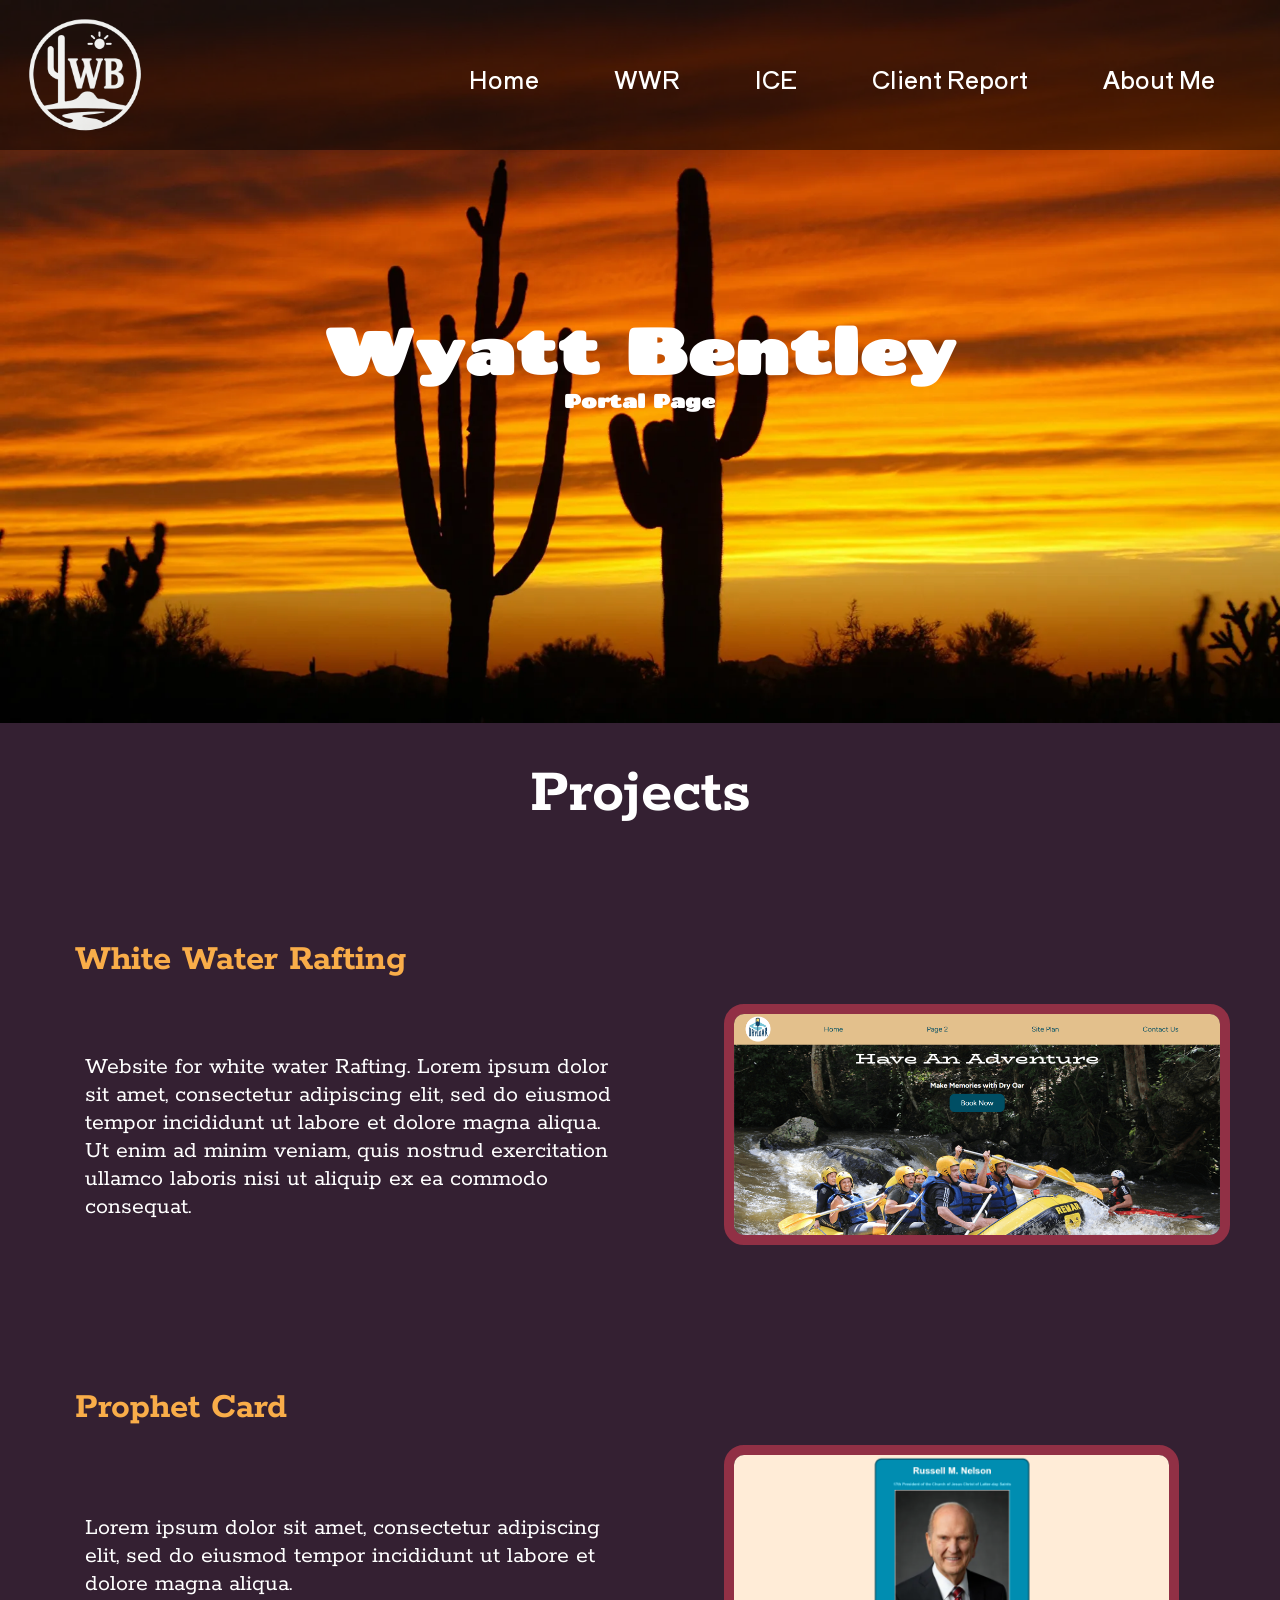
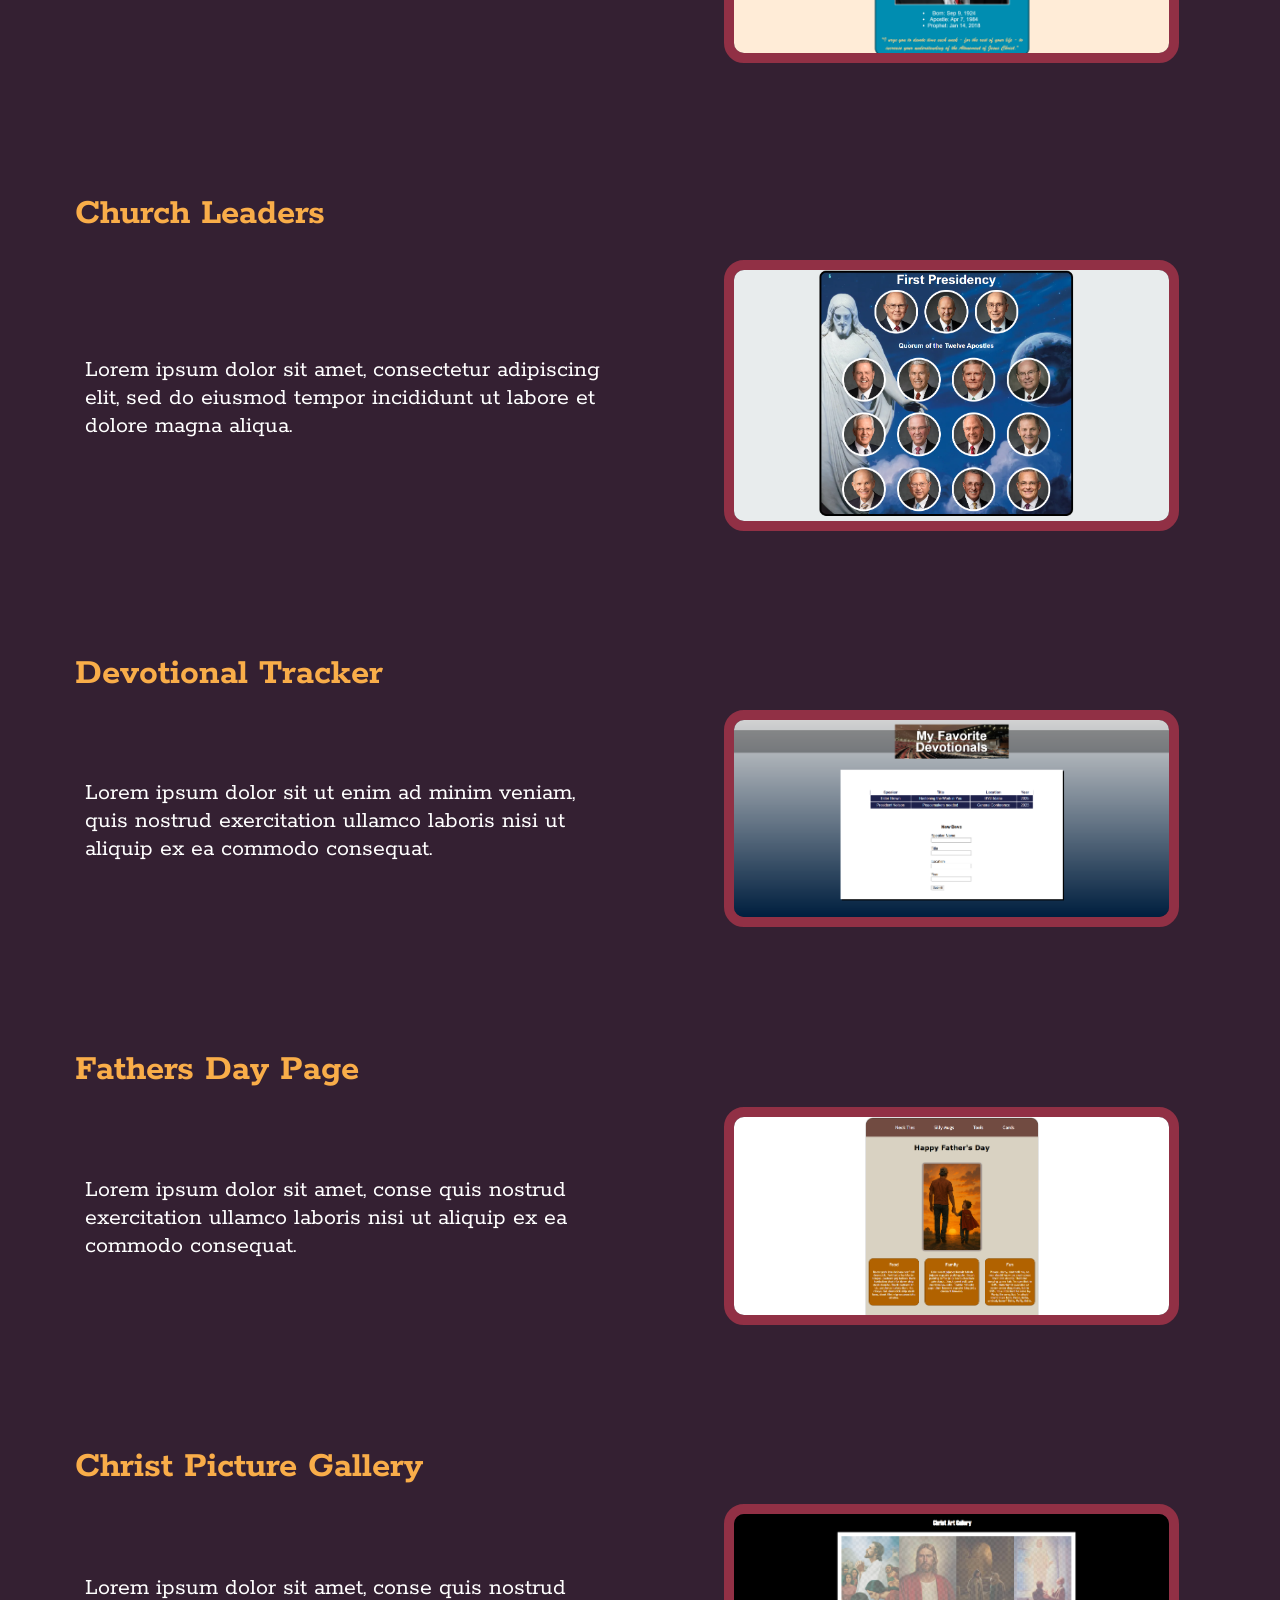
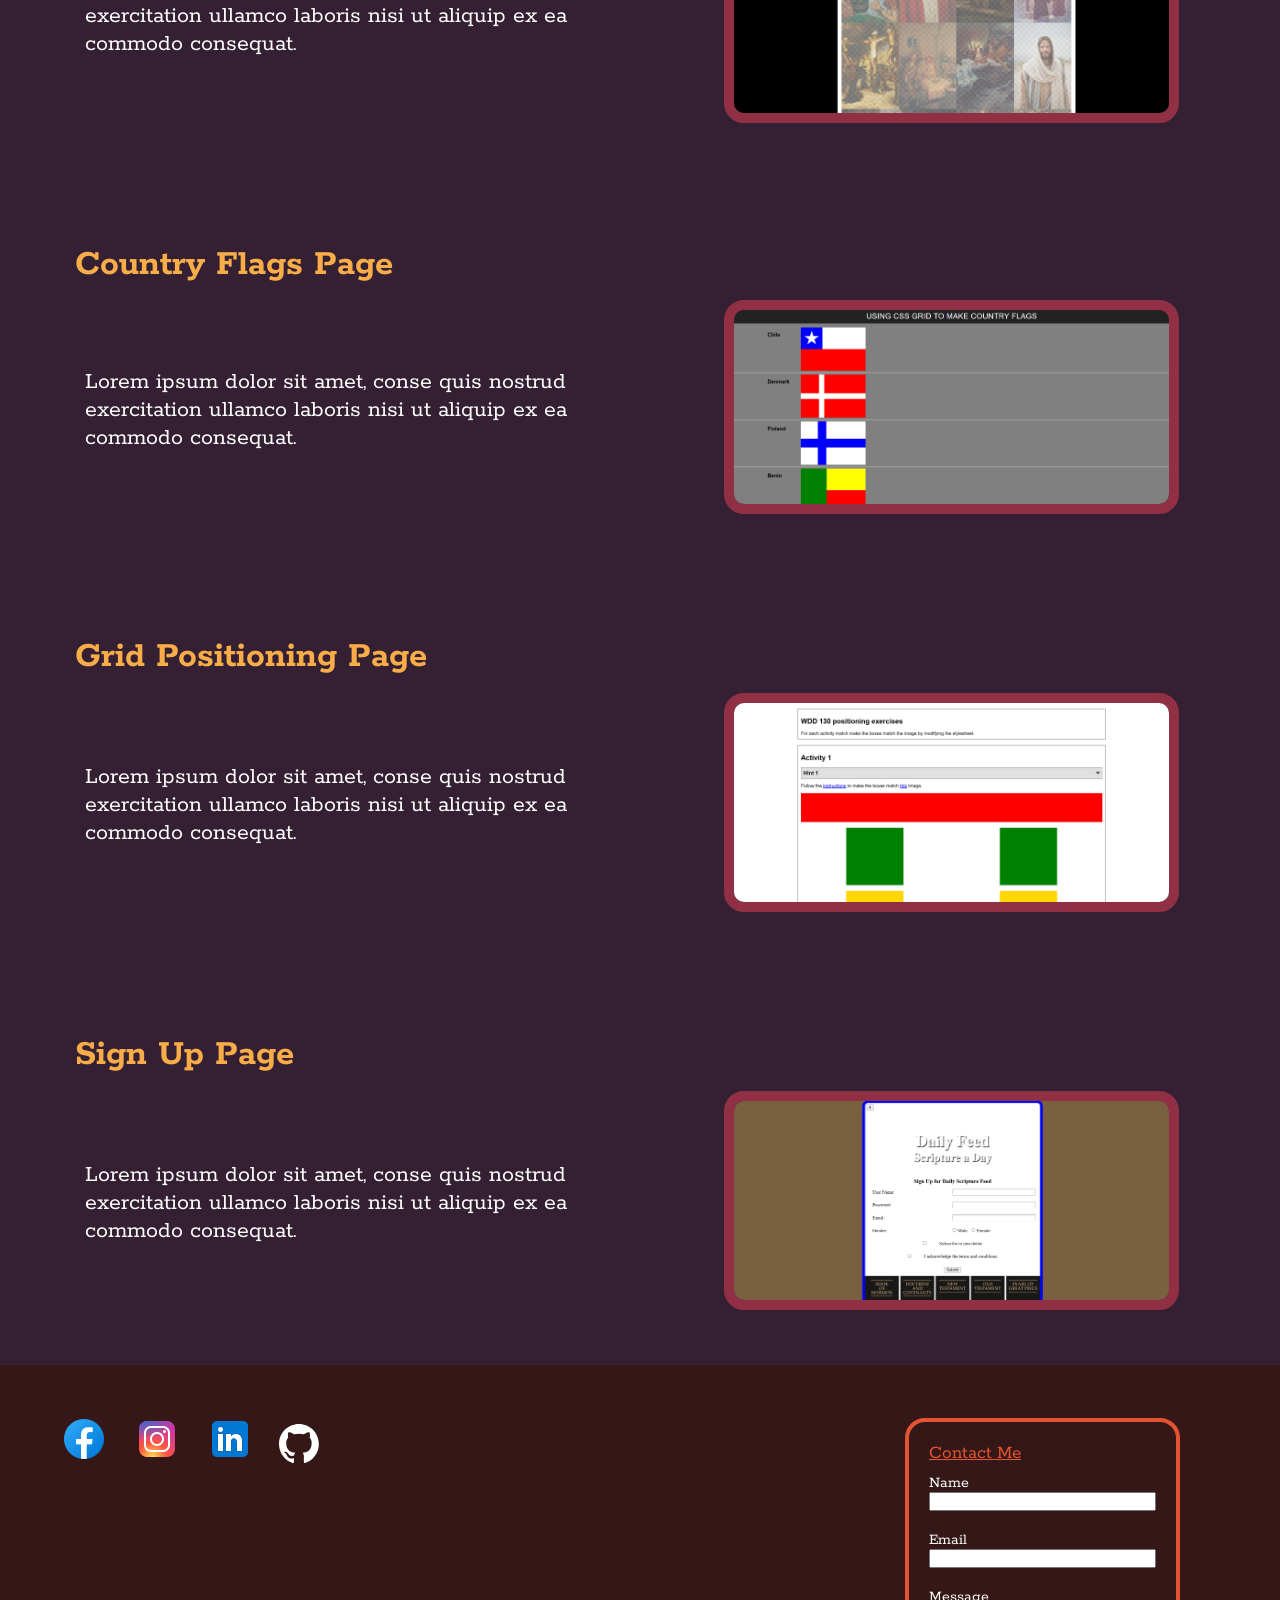
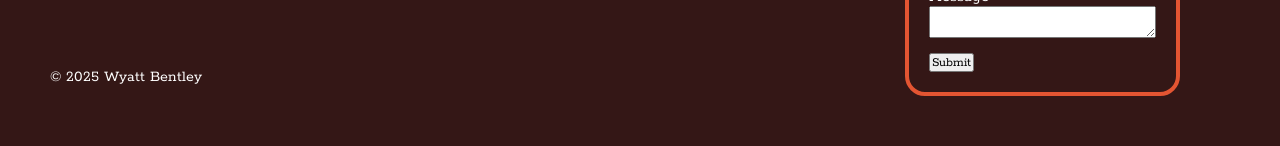
<file: index.html>
<!DOCTYPE html>
<html lang="en">
<head>
    <meta charset="UTF-8">
    <meta name="viewport" content="width=device-width, initial-scale=1.0">
    <link rel="stylesheet" href="styles/style.css">
    <title>Wyatt's Portal Page</title>
</head>
<body>
    <div id="header"></div>
    <div class="title-pic">
        <div class="myname">
        <h1>Wyatt Bentley</h1>
        <h4>Portal Page</h4>
    </div>
        <img id="desert-pic" src="images/desert2.webp" alt="desert sunset background">
    </div>
    <main>
        <h2>Projects</h2>
        <section id="wwr">
            <h3><a href="wwr/index.html" class="project-link" target="_blank">White Water Rafting</a></h3>
            <p>Website for white water Rafting. Lorem ipsum dolor sit amet, consectetur adipiscing elit, sed do eiusmod tempor incididunt ut labore et dolore magna aliqua. Ut enim ad minim veniam, quis nostrud exercitation ullamco laboris nisi ut aliquip ex ea commodo consequat.</p>
            <a href="wwr/index.html" class="picture-link" target="_blank"><img src="images/water-rafting.png" alt="White water rafting page screenshot" id="wwr-pic"></a>
        </section>
        <div id="ice"></div>
        <section>
            <h3><a href="ice/prophet_cards/nelson.html" class="project-link" target="_blank">Prophet Card</a></h3>
            <p>Lorem ipsum dolor sit amet, consectetur adipiscing elit, sed do eiusmod tempor incididunt ut labore et dolore magna aliqua.</p>
            <a href="ice/prophet_cards/nelson.html" class="picture-link" target="_blank"><img src="images/prophet-card.png" alt="prophet card screenshot"></a>
        </section>
        <section>
            <h3><a href="ice/apostle_spotlight/apostles.html" class="project-link" target="_blank">Church Leaders</a></h3>
            <p>Lorem ipsum dolor sit amet, consectetur adipiscing elit, sed do eiusmod tempor incididunt ut labore et dolore magna aliqua.</p>
            <a href="ice/apostle_spotlight/apostles.html" class="picture-link" target="_blank"><img src="images/apostles-page.png" alt="Church leaders screenshot"></a>
        </section>
        <section>
            <h3><a href="ice/favorite_devo/favdevo.html" class="project-link" target="_blank">Devotional Tracker</a></h3>
            <p>Lorem ipsum dolor sit ut enim ad minim veniam, quis nostrud exercitation ullamco laboris nisi ut aliquip ex ea commodo consequat.</p>
            <a href="ice/favorite_devo/favdevo.html" class="picture-link" target="_blank"><img src="images/fav-devo.png" alt="Devotional Tracker screenshot"></a>
        </section>
        <section>
            <h3><a href="ice/fathersday/index.html" class="project-link" target="_blank">Fathers Day Page</a></h3>
            <p>Lorem ipsum dolor sit amet, conse quis nostrud exercitation ullamco laboris nisi ut aliquip ex ea commodo consequat.</p>
            <a href="ice/fathersday/index.html" class="picture-link" target="_blank"><img src="images/fathers-day.png" alt="Fathers day page screenshot"></a>
        </section>
        <section>
            <h3><a href="ice/gallery/gallery.html" class="project-link" target="_blank">Christ Picture Gallery</a></h3>
            <p>Lorem ipsum dolor sit amet, conse quis nostrud exercitation ullamco laboris nisi ut aliquip ex ea commodo consequat.</p>
            <a href="ice/gallery/gallery.html" class="picture-link" target="_blank"><img src="images/jesus-gallery.png" alt="Christ Gallery page screenshot"></a>
        </section>
        <section>
            <h3><a href="ice/grid_flags/flags.html" class="project-link" target="_blank">Country Flags Page</a></h3>
            <p>Lorem ipsum dolor sit amet, conse quis nostrud exercitation ullamco laboris nisi ut aliquip ex ea commodo consequat.</p>
            <a href="ice/grid_flags/flags.html" class="picture-link" target="_blank"><img src="images/country-flags.png" alt="Country Flags Page screenshot"></a>
        </section>
        <section>
            <h3><a href="ice/positioning/positioning.html" class="project-link" target="_blank">Grid Positioning Page</a></h3>
            <p>Lorem ipsum dolor sit amet, conse quis nostrud exercitation ullamco laboris nisi ut aliquip ex ea commodo consequat.</p>
            <a href="ice/positioning/positioning.html" class="picture-link" target="_blank"><img src="images/positioning.png" alt="positioning Page screenshot"></a>
        </section>
        <section>
            <h3><a href="ice/signup/signup.html" class="project-link" target="_blank">Sign Up Page</a></h3>
            <p>Lorem ipsum dolor sit amet, conse quis nostrud exercitation ullamco laboris nisi ut aliquip ex ea commodo consequat.</p>
            <a href="ice/signup/signup.html" class="picture-link" target="_blank"><img src="images/signup.png" alt="Signup Page screenshot"></a>
        </section>
    </main>
    <div id="footer"></div>
    
    <script>
        document.addEventListener("DOMContentLoaded", function() {
            fetch('footer.html')
                .then(response => response.text())
                .then(data => {
                    document.getElementById("footer").innerHTML = data;
                });

            fetch('header.html')
                .then(response => response.text())
                .then(data => {
                    document.getElementById("header").innerHTML = data;
                });
        })
    </script>


</body>
</html>
</file>
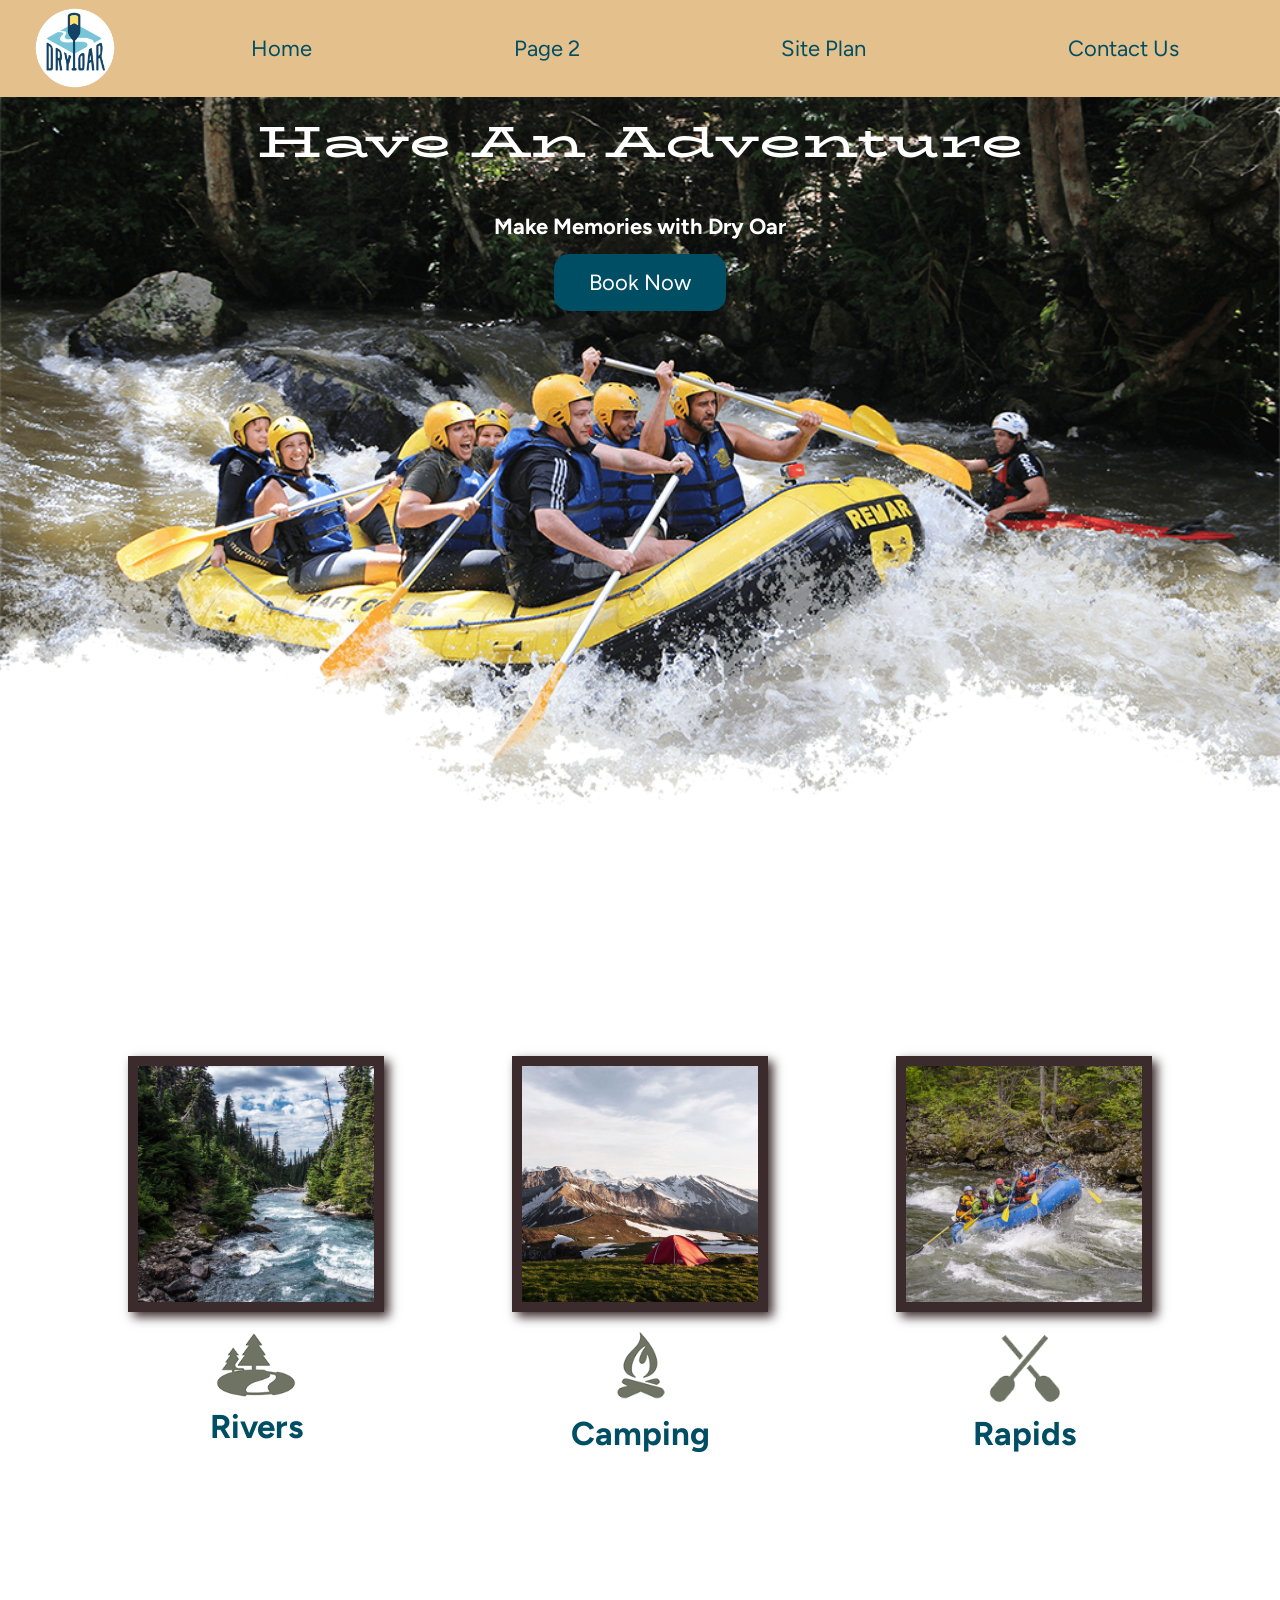
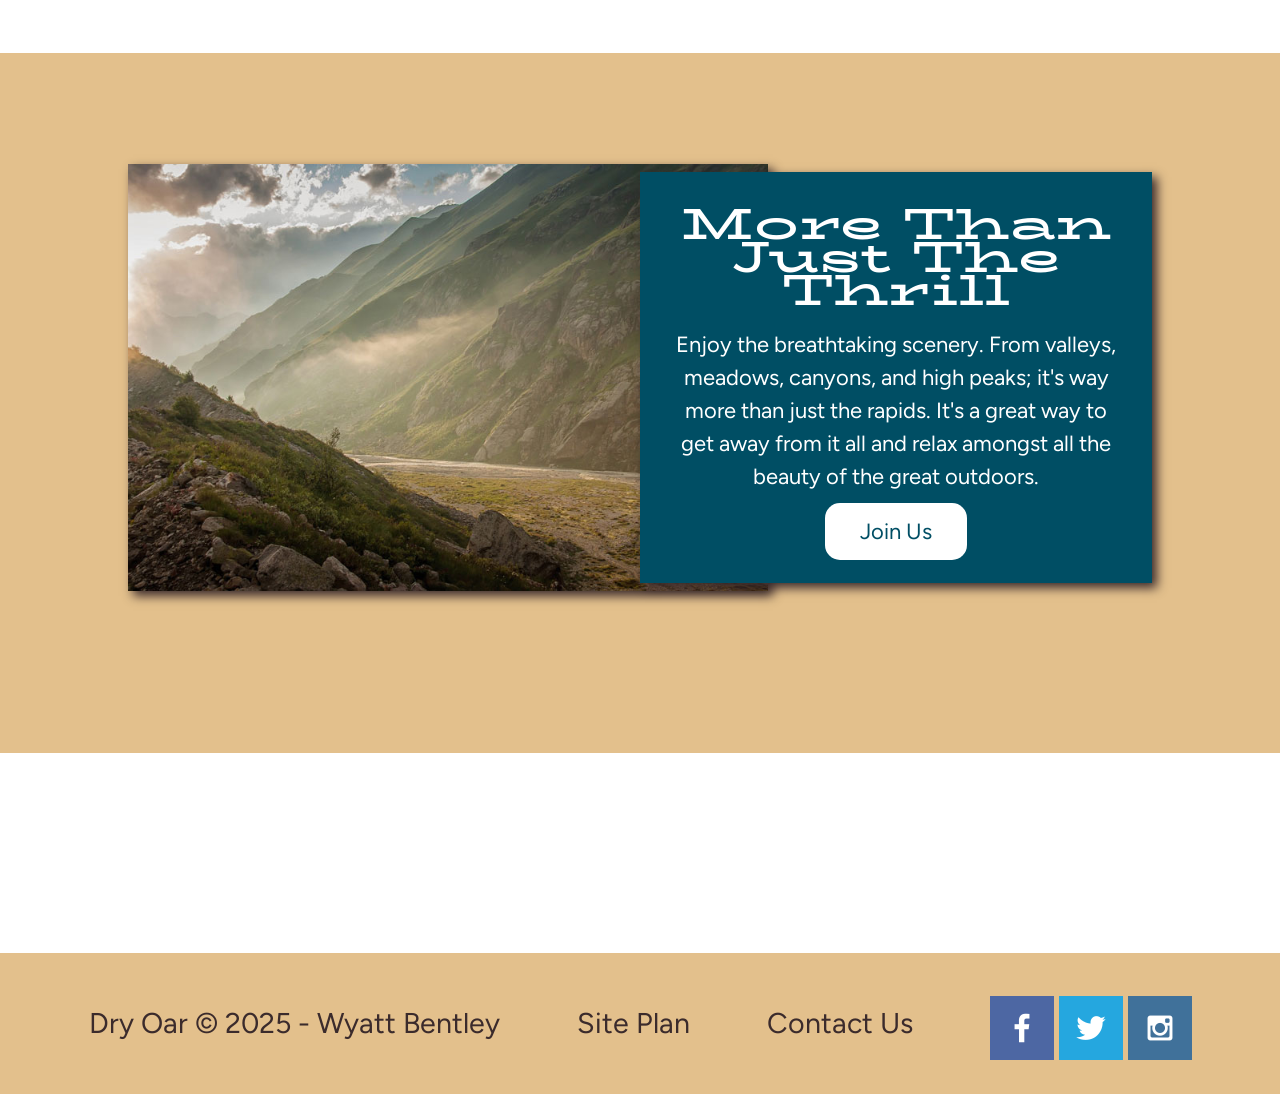
<file: wwr/index.html>
<!DOCTYPE html>
<html lang="en">
<head>
    <meta charset="UTF-8">
    <meta name="viewport" content="width=device-width, initial-scale=1.0">
    <title>Whitewater Rafting | Dry Oar</title>
    <link rel="stylesheet" href="styles/style.css">
</head>
<body>
    <div id="content">
        <header>
            <a href="index.html" id="logo-link">
                <img class="logo" src="images/logo.png" alt="Dry Oar Logo">
            </a>
            <nav>
                <a href="index.html">Home</a>
                <a href="#">Page 2</a>
                <a href="site-plan-rafting.html">Site Plan</a>
                <a href="contacus.html">Contact Us</a>
            </nav>
        </header>
        <div id="hero">
            <div id="hero-box">
                <img id="hero-img" src="images/hero.png" alt="People Enjoying Rafting">
            </div>
            <section id="hero-msg">
                <h1 class="home-title">Have An Adventure</h1>
                <h4>Make Memories with Dry Oar</h4>
                <div class="button-box">
                    <a href="contactus.html" class="book">Book Now</a>
                </div>
            </section>
        </div>
        <main class="home-grid">
            <section class="rivers-card">
                <img class="card-img" src="images/rivers.jpg" alt="river in forest">
                <img class="icon" src="images/river_icon.png" alt="river icon">
                <h2>Rivers</h2>
            </section>
            <section class="camping-card">
                <img class="card-img" src="images/camping.jpg" alt="tent in mountains">
                <img class="icon" src="images/fire_icon.png" alt="fire icon">
                <h2>Camping</h2>
            </section>
            <section class="rapids-card">
                <img class="card-img" src="images/rapids.jpg" alt="rafting boat">
                <img class="icon" src="images/oars.png" alt="oars icon">
                <h2>Rapids</h2>
            </section>
            <div id="background"> </div>
            <img class="mountains" src="images/mountains.jpg" alt="Misty mountains">
            <section class="msg">
                <h2>More Than Just The Thrill</h2>
                <p>Enjoy the breathtaking scenery. From valleys, meadows, canyons, and high peaks; it's way more than just the rapids. It's a great way to get away from it all and relax amongst all the beauty of the great outdoors. </p>
                <a class='join' href="rivers.html">Join Us</a>
            </section>
        </main>
        <footer>
            <p>Dry Oar &copy; 2025 - Wyatt Bentley</p>
            <p><a href="site-plan-rafting.html">Site Plan</a></p>
            <p><a href="contactus.html">Contact Us</a></p>
            <div class="social">
                <a href="https://facebook.com" target="_blank">
                    <img src="images/facebook.png" alt="fb icon">
                </a>
                <a href="https://twitter.com" target="_blank">
                    <img src="images/twitter.png" alt="twitter icon">
                </a>
                <a href="https://instagram.com" target="_blank">
                    <img src="images/instagram.png" alt="instagram icon">
                </a>
            </div>
        </footer>
    </div>
</body>
</html>
</file>
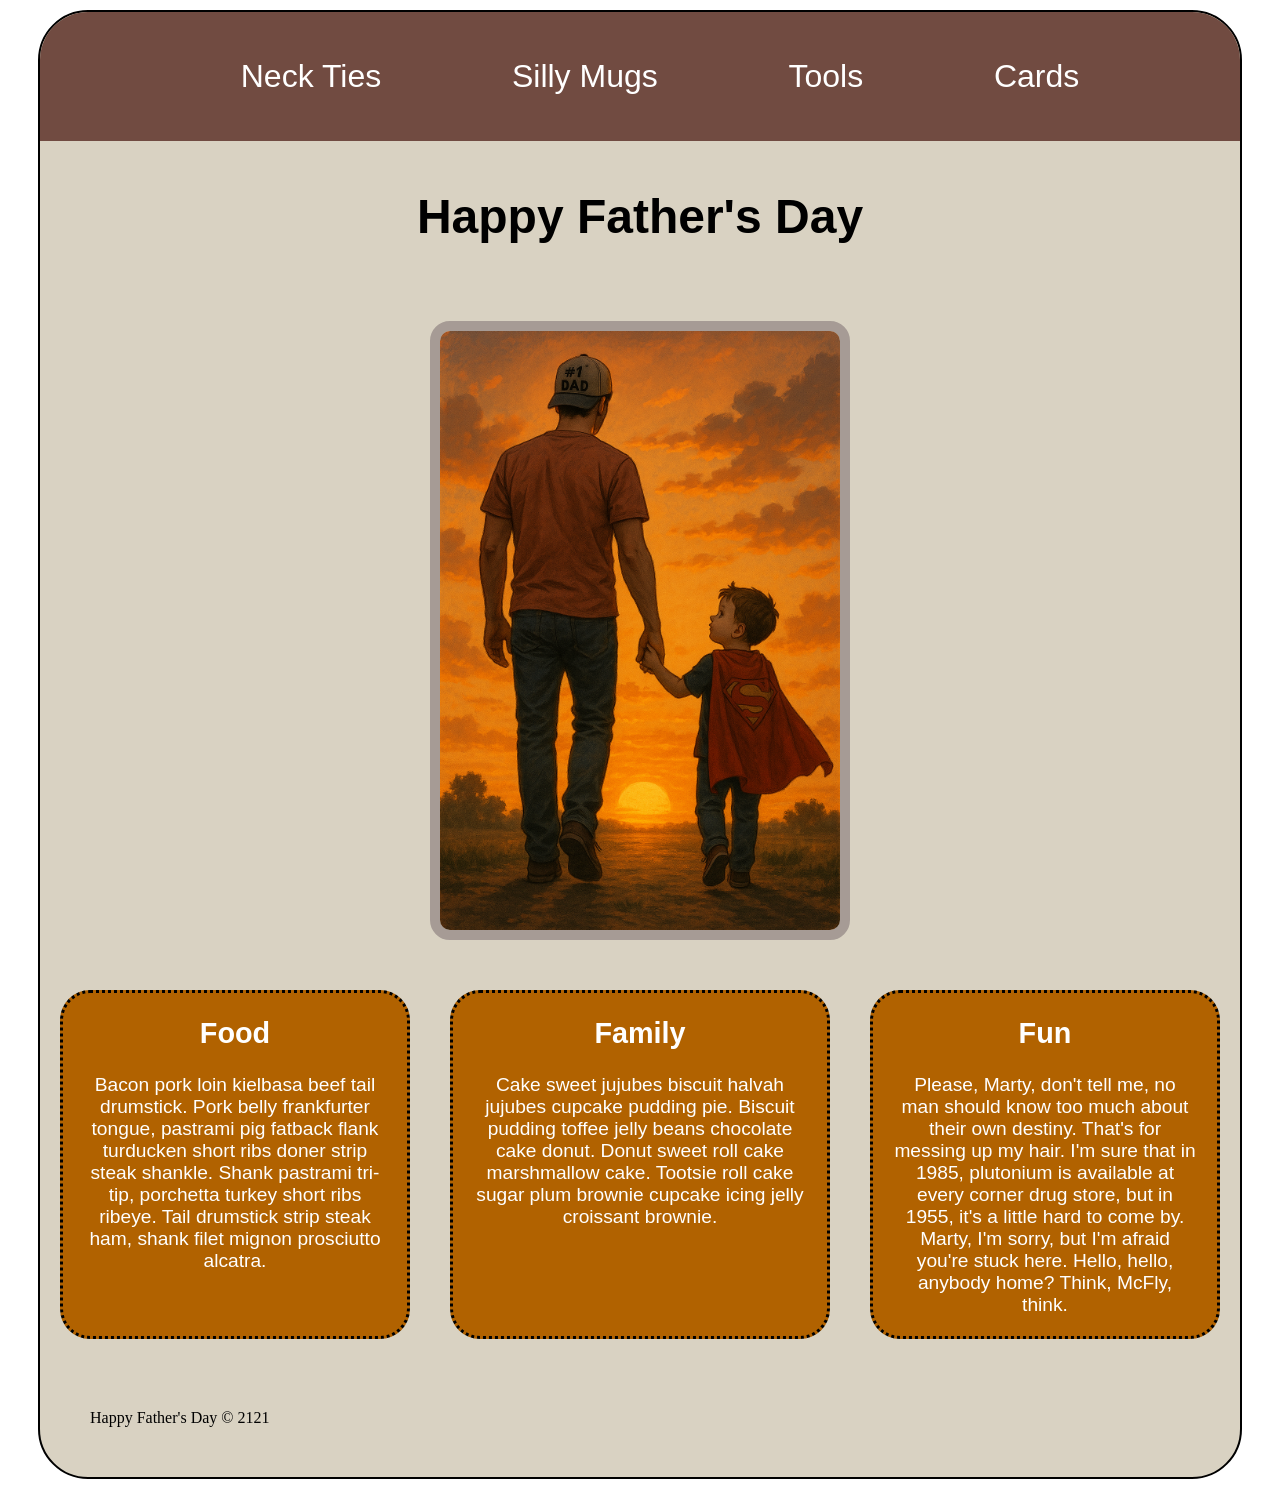
<file: ice/fathersday/index.html>
<!DOCTYPE html>
<html lang="en">

<head>
    <meta charset="UTF-8">
    <meta name="viewport" content="width=device-width, initial-scale=1.0">
    <title>Father's Day Page</title>
    <link rel="stylesheet" href="styles/styles.css">
</head>

<body>
    <div id="wrapper">
        <header>
            <nav>
                <ul>
                    <li>Neck Ties</li>
                    <li>Silly Mugs</li>
                    <li>Tools</li>
                    <li>Cards</li>
                </ul>
            </nav>
        </header>
        <main>
            <h1>Happy Father's Day</h1>
            <img src="images/fathersday.png">
            <section>
                <h2>Food</h2>
                <p>Bacon pork loin kielbasa beef tail drumstick. Pork belly frankfurter tongue,
                     pastrami pig fatback flank turducken short ribs doner strip steak shankle.
                      Shank pastrami tri-tip, porchetta turkey short ribs ribeye. 
                      Tail drumstick strip steak ham, shank filet mignon prosciutto alcatra. </p>
            </section>
            <section>
                <h2>Family</h2>
                <p>Cake sweet jujubes biscuit halvah jujubes cupcake pudding pie. Biscuit
                    pudding toffee jelly beans chocolate cake donut. Donut sweet roll cake
                    marshmallow cake. Tootsie roll cake sugar plum brownie cupcake icing
                    jelly croissant brownie.</p>
            </section>
            <section>
                <h2>Fun</h2>
                <p>Please, Marty, don't tell me, no man should know too much about their own
                     destiny. That's for messing up my hair. I'm sure that in 1985, 
                     plutonium is available at every corner drug store, but in 1955, 
                     it's a little hard to come by. Marty, I'm sorry, but I'm afraid 
                     you're stuck here. Hello, hello, anybody home? Think, McFly, think. 
                     </p>
            </section>
        </main>
        <footer>
            Happy Father's Day &copy; 2121
        </footer>
    </div>
</body>

</html>
</file>
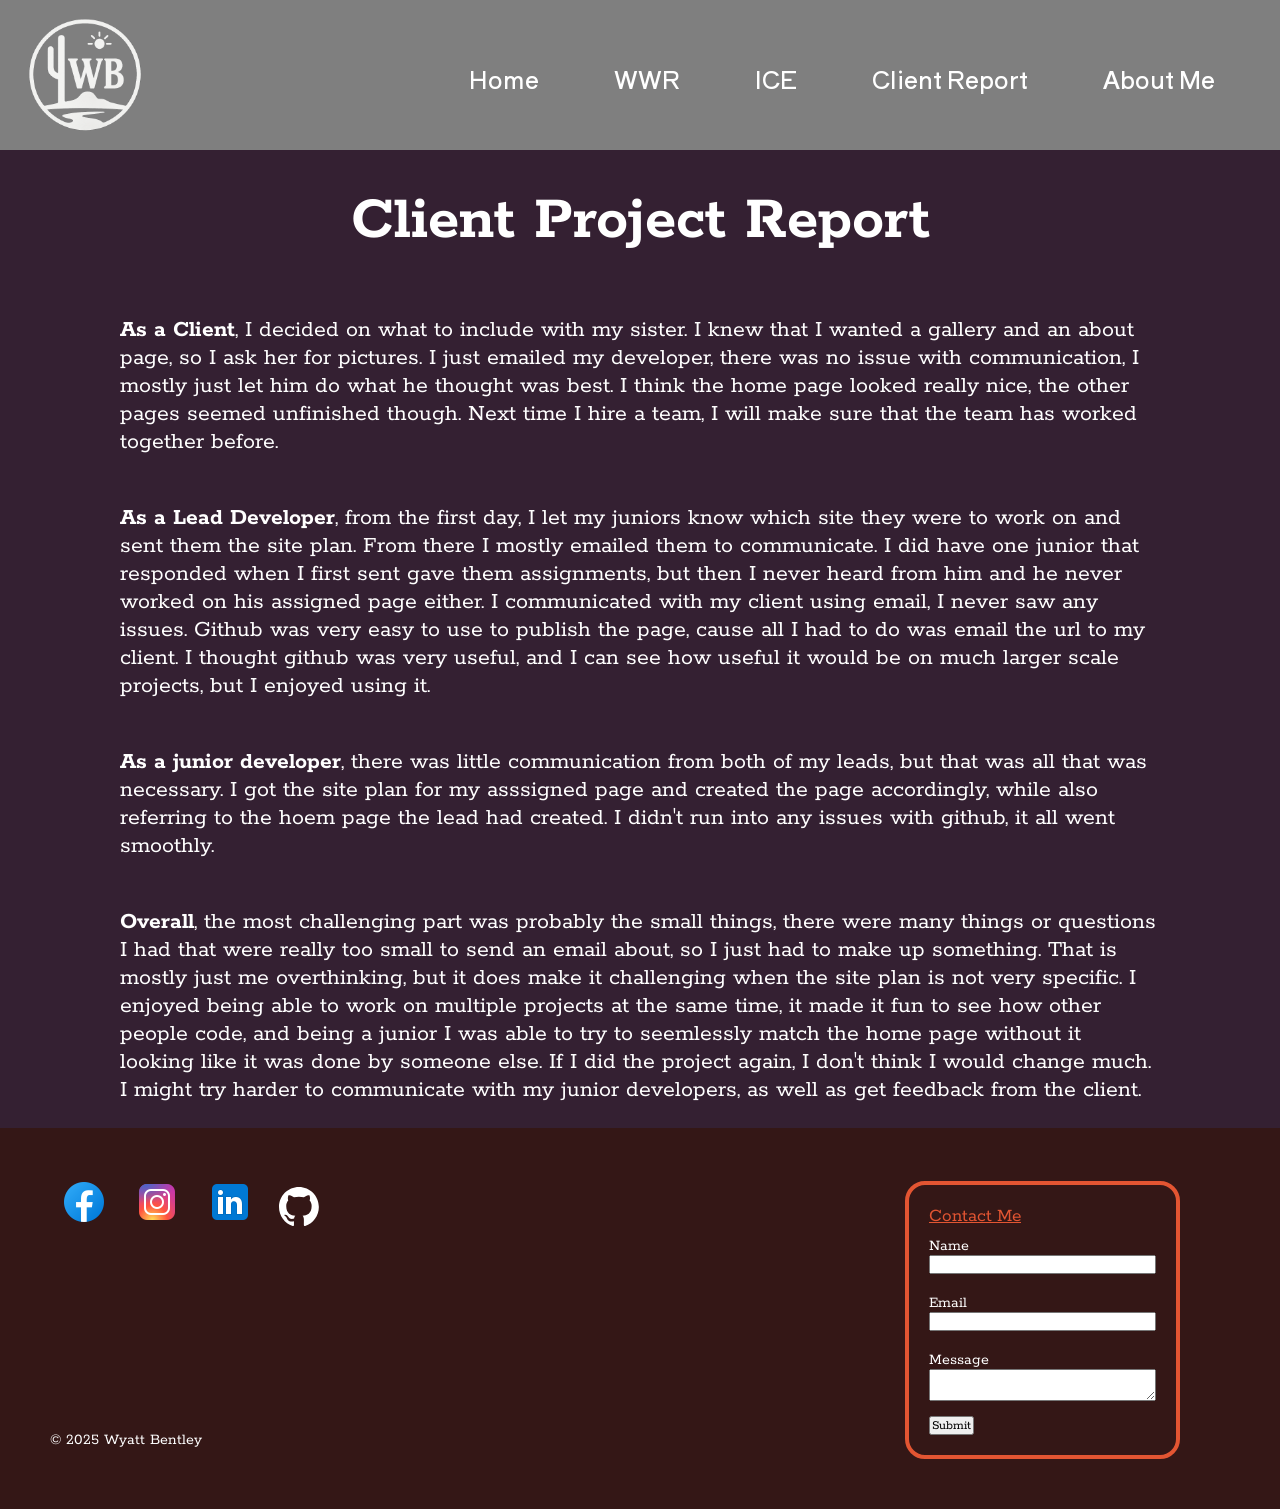
<file: client_report.html>
<!DOCTYPE html>
<html lang="en">
<head>
    <meta charset="UTF-8">
    <meta name="viewport" content="width=device-width, initial-scale=1.0">
    <title>Client Project Report</title>
    <link rel="stylesheet" href="styles/style.css">
</head>
<body>
    <div id="header"></div>
    <main>
        <h2>Client Project Report</h2>
        <p class="report-text">
            <b>As a Client</b>, I decided on what to include with my sister. I knew that I wanted a gallery and an about page, so I ask her for pictures.
            I just emailed my developer, there was no issue with communication, I mostly just let him do what he thought was best.
            I think the home page looked really nice, the other pages seemed unfinished though.
            Next time I hire a team, I will make sure that the team has worked together before.
        </p>
        <p class="report-text">
            <b>As a Lead Developer</b>, from the first day, I let my juniors know which site they were to work on and sent them the site plan.
            From there I mostly emailed them to communicate. I did have one junior that responded when I first sent gave them assignments, but then I never heard from him
            and he never worked on his assigned page either.
            I communicated with my client using email, I never saw any issues.
            Github was very easy to use to publish the page, cause all I had to do was email the url to my client.
            I thought github was very useful, and I can see how useful it would be on much larger scale projects, but I enjoyed using it.
        </p>
        <p class="report-text">
            <b>As a junior developer</b>, there was little communication from both of my leads, but that was all that was necessary. I got the site plan for my asssigned page
            and created the page accordingly, while also referring to the hoem page the lead had created.
            I didn't run into any issues with github, it all went smoothly.
        </p>
        <p class="report-text">
            <b>Overall</b>, the most challenging part was probably the small things, there were many things or questions I had that were really too small to send an email about,
            so I just had to make up something. That is mostly just me overthinking, but it does make it challenging when the site plan is not very specific.
            I enjoyed being able to work on multiple projects at the same time, it made it fun to see how other people code, and being a junior I was able to try to 
            seemlessly match the home page without it looking like it was done by someone else.
            If I did the project again, I don't think I would change much. I might try harder to communicate with my junior developers, as well as get feedback from the client.
        </p>

    </main>
    <div id="footer"></div>
    
    <script>
        document.addEventListener("DOMContentLoaded", function() {
            fetch('footer.html')
                .then(response => response.text())
                .then(data => {
                    document.getElementById("footer").innerHTML = data;
                });

            fetch('header.html')
                .then(response => response.text())
                .then(data => {
                    document.getElementById("header").innerHTML = data;
                });
        })
    </script>
</body>
</html>
</file>
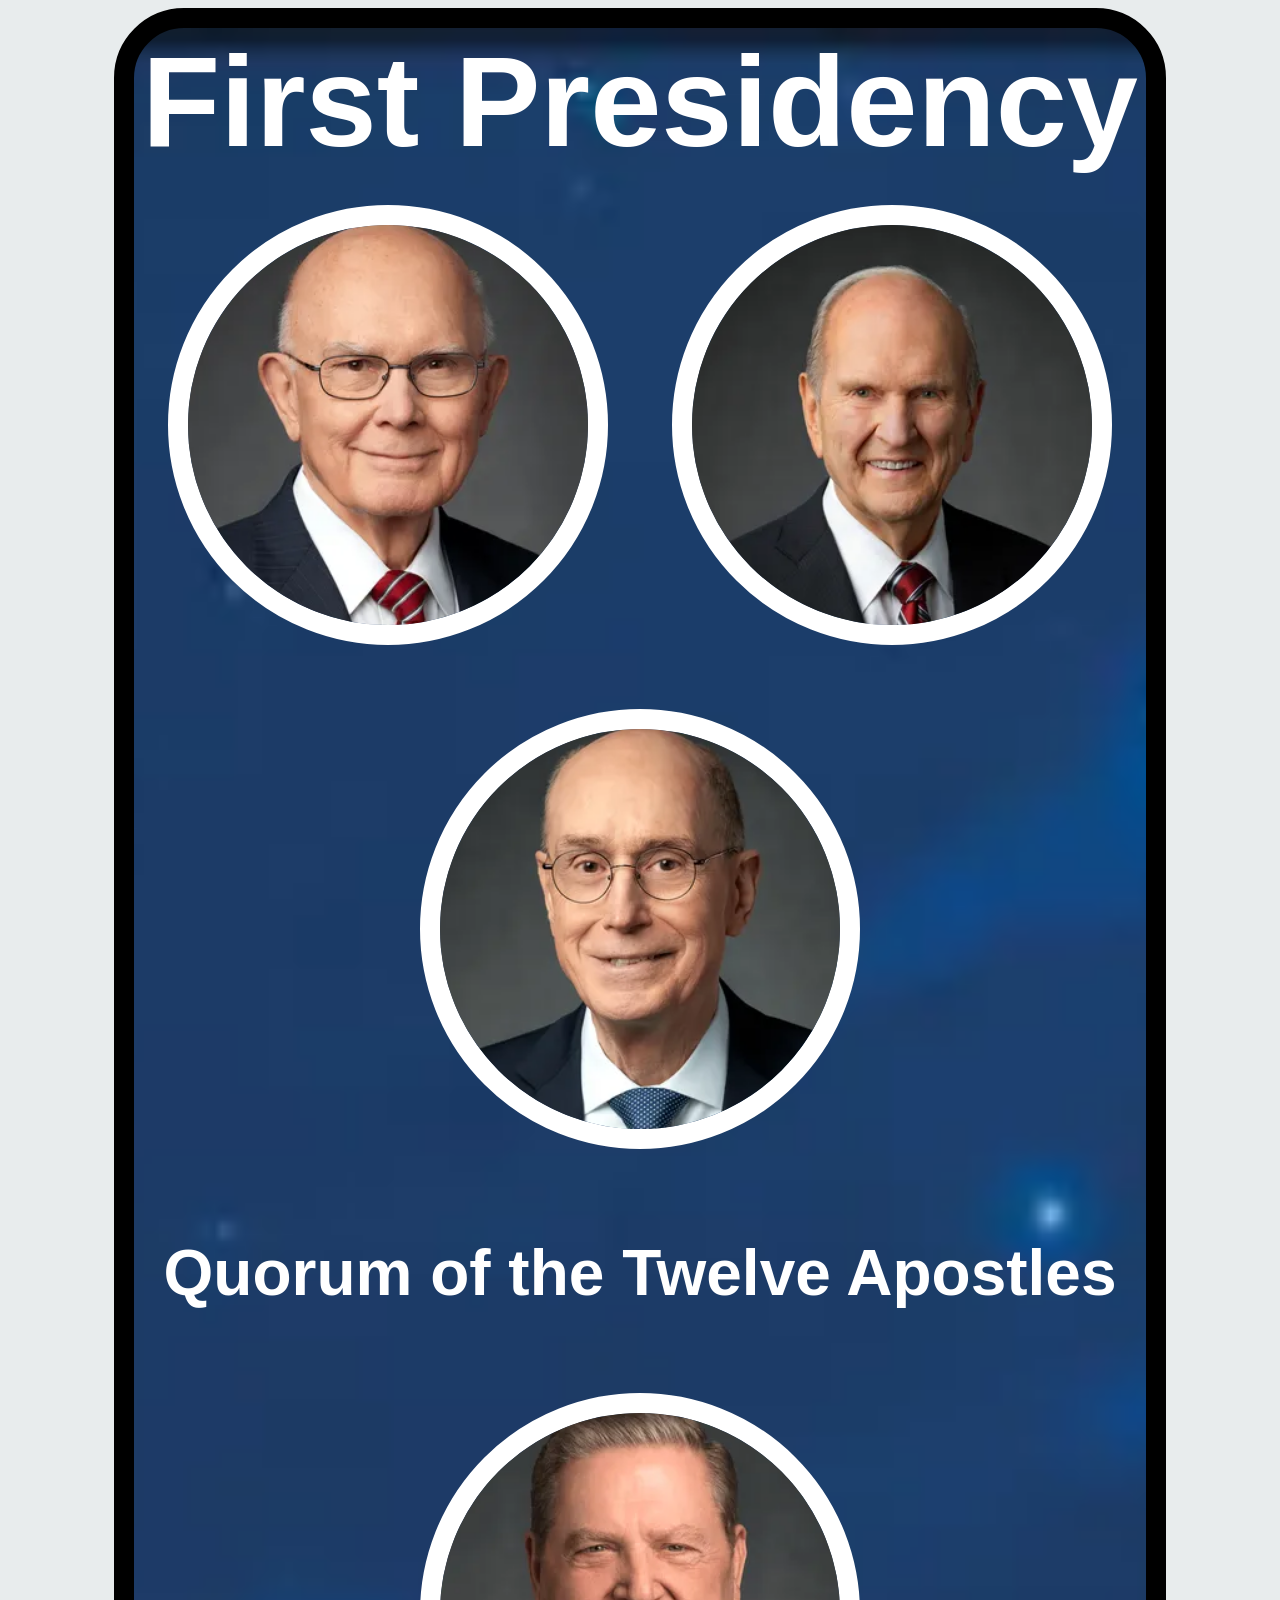
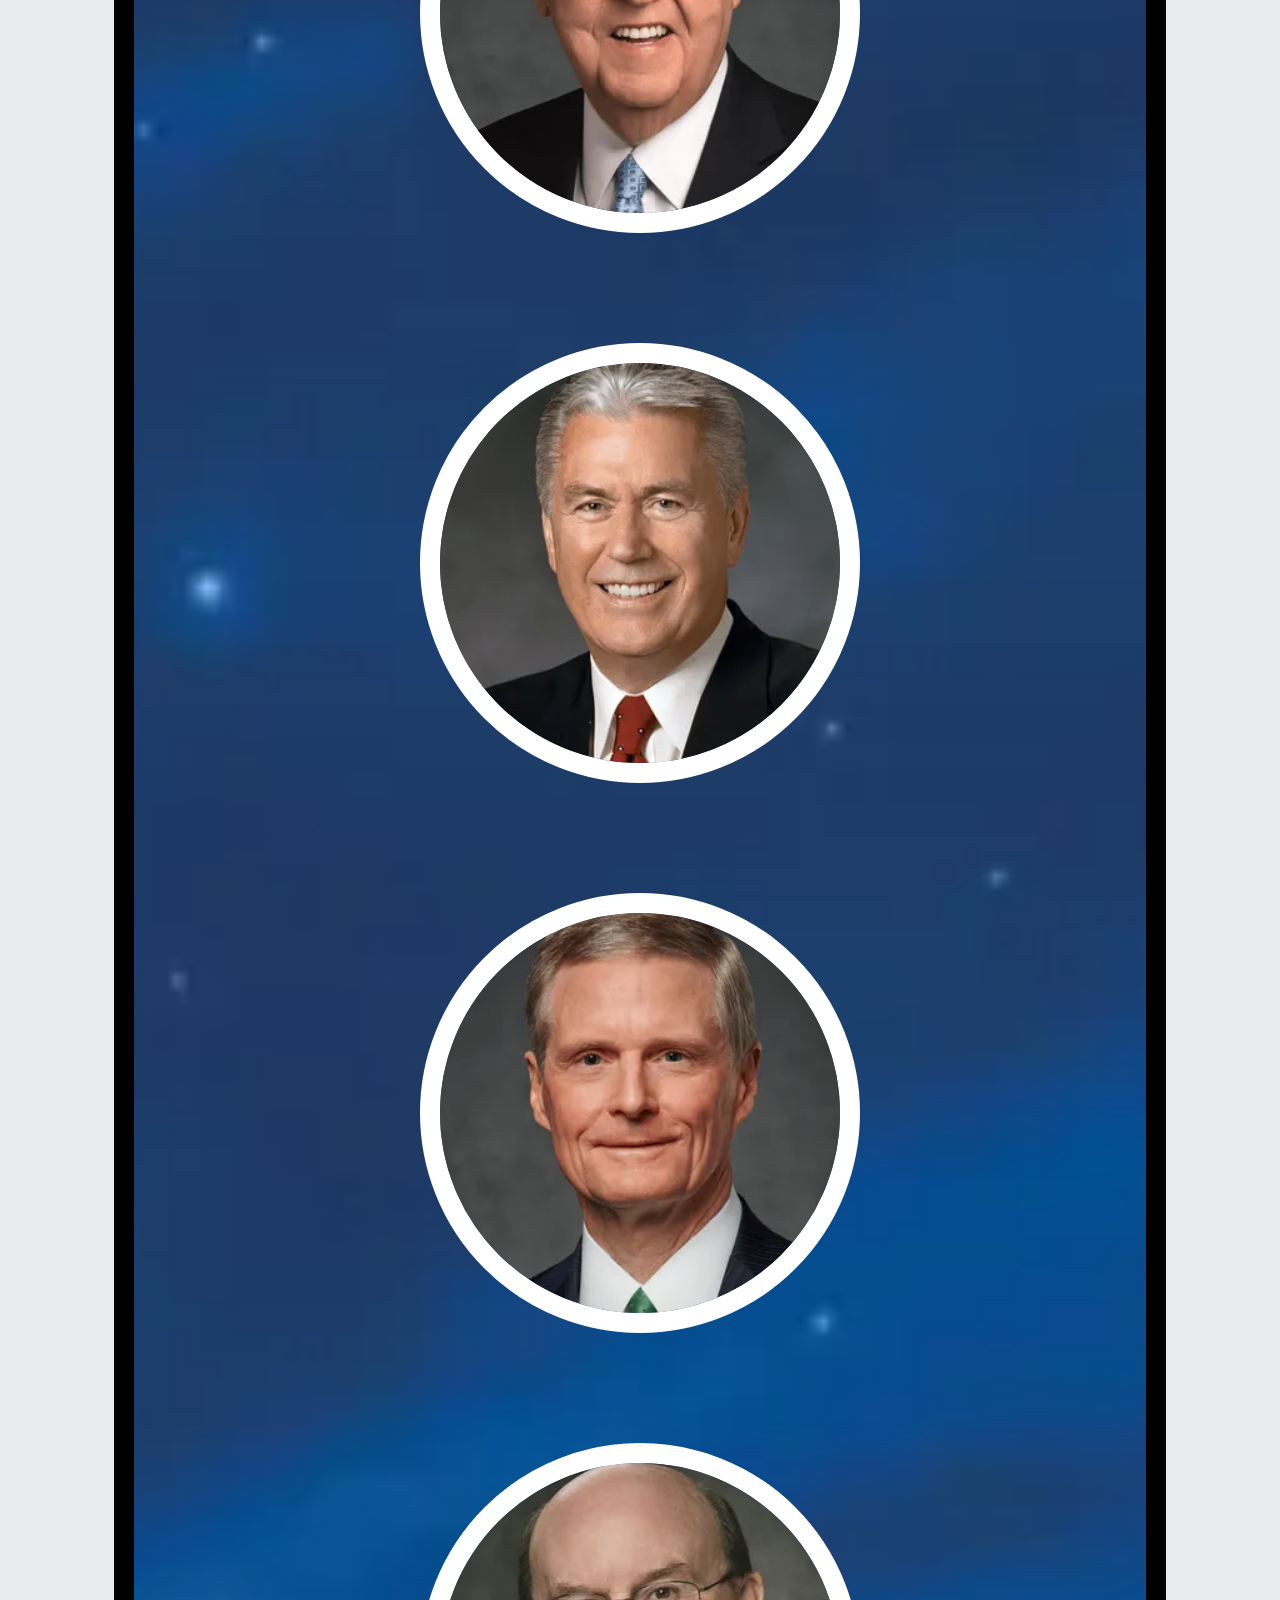
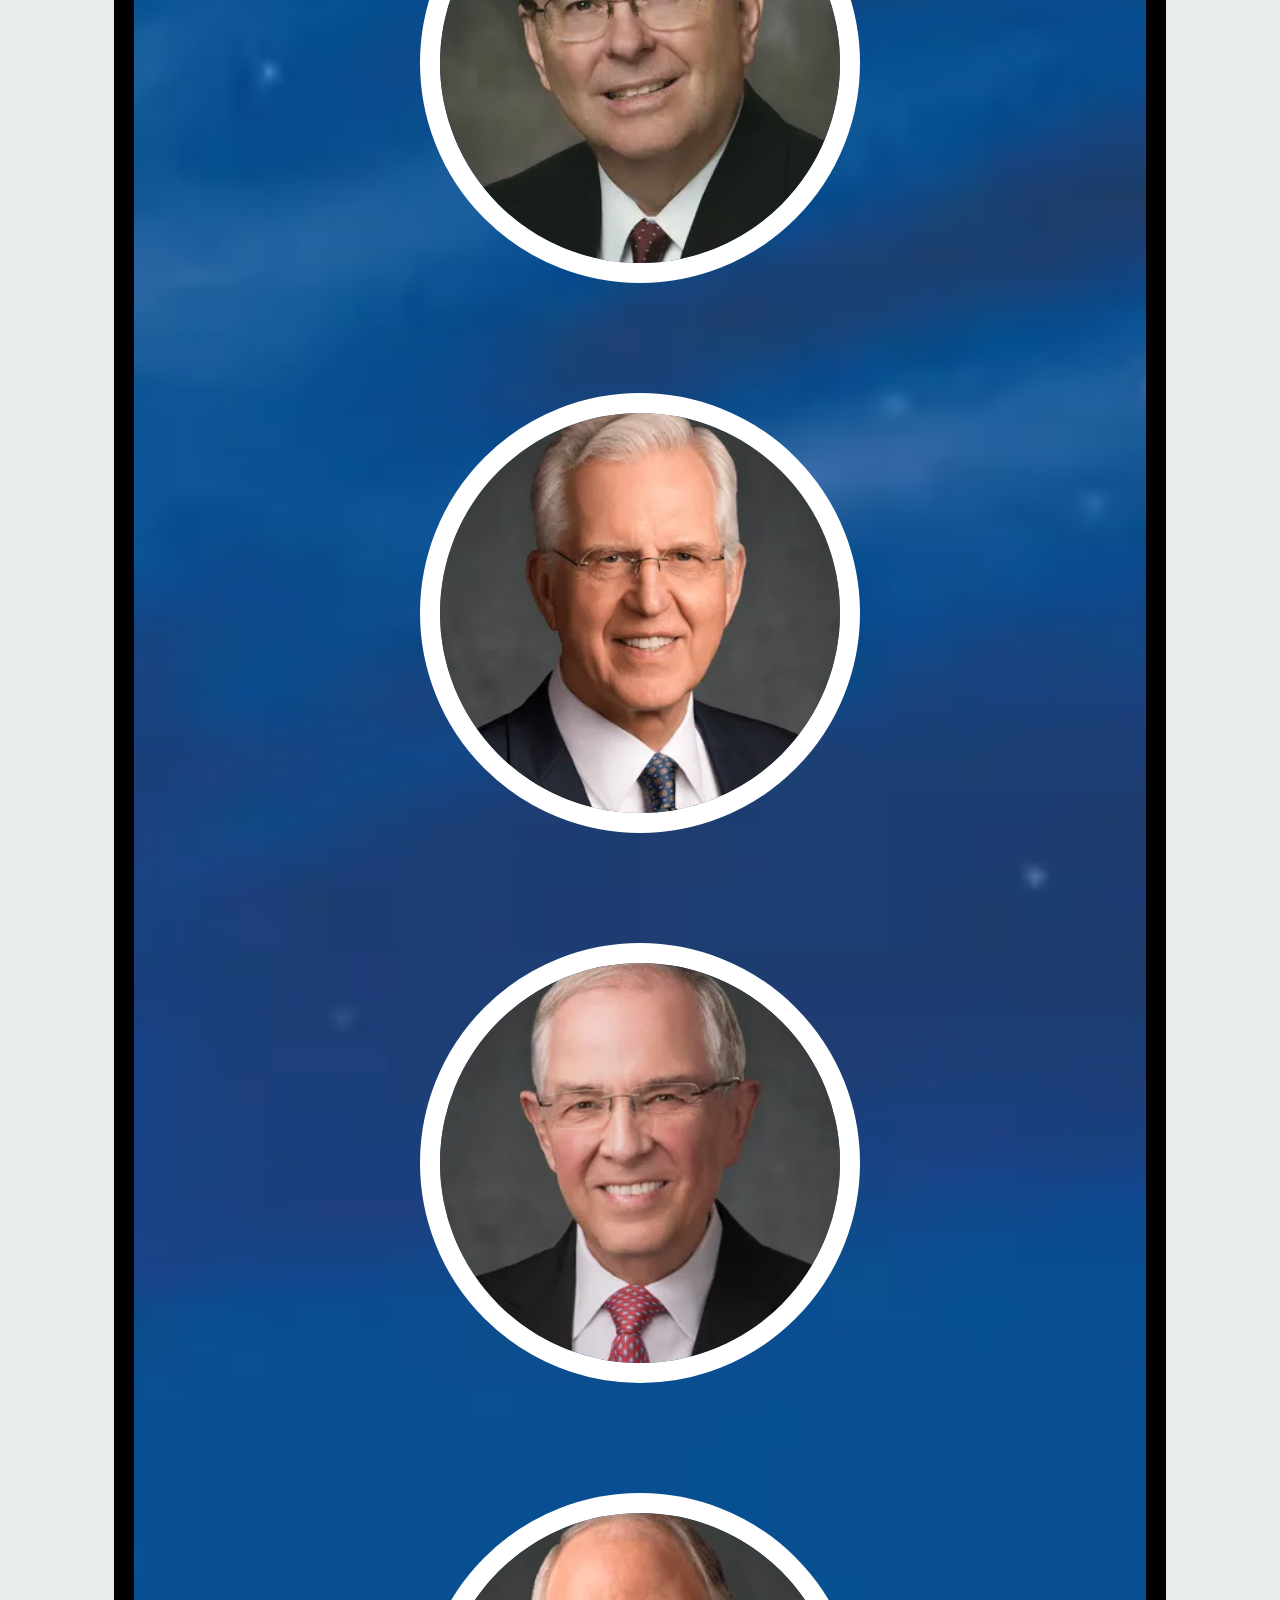
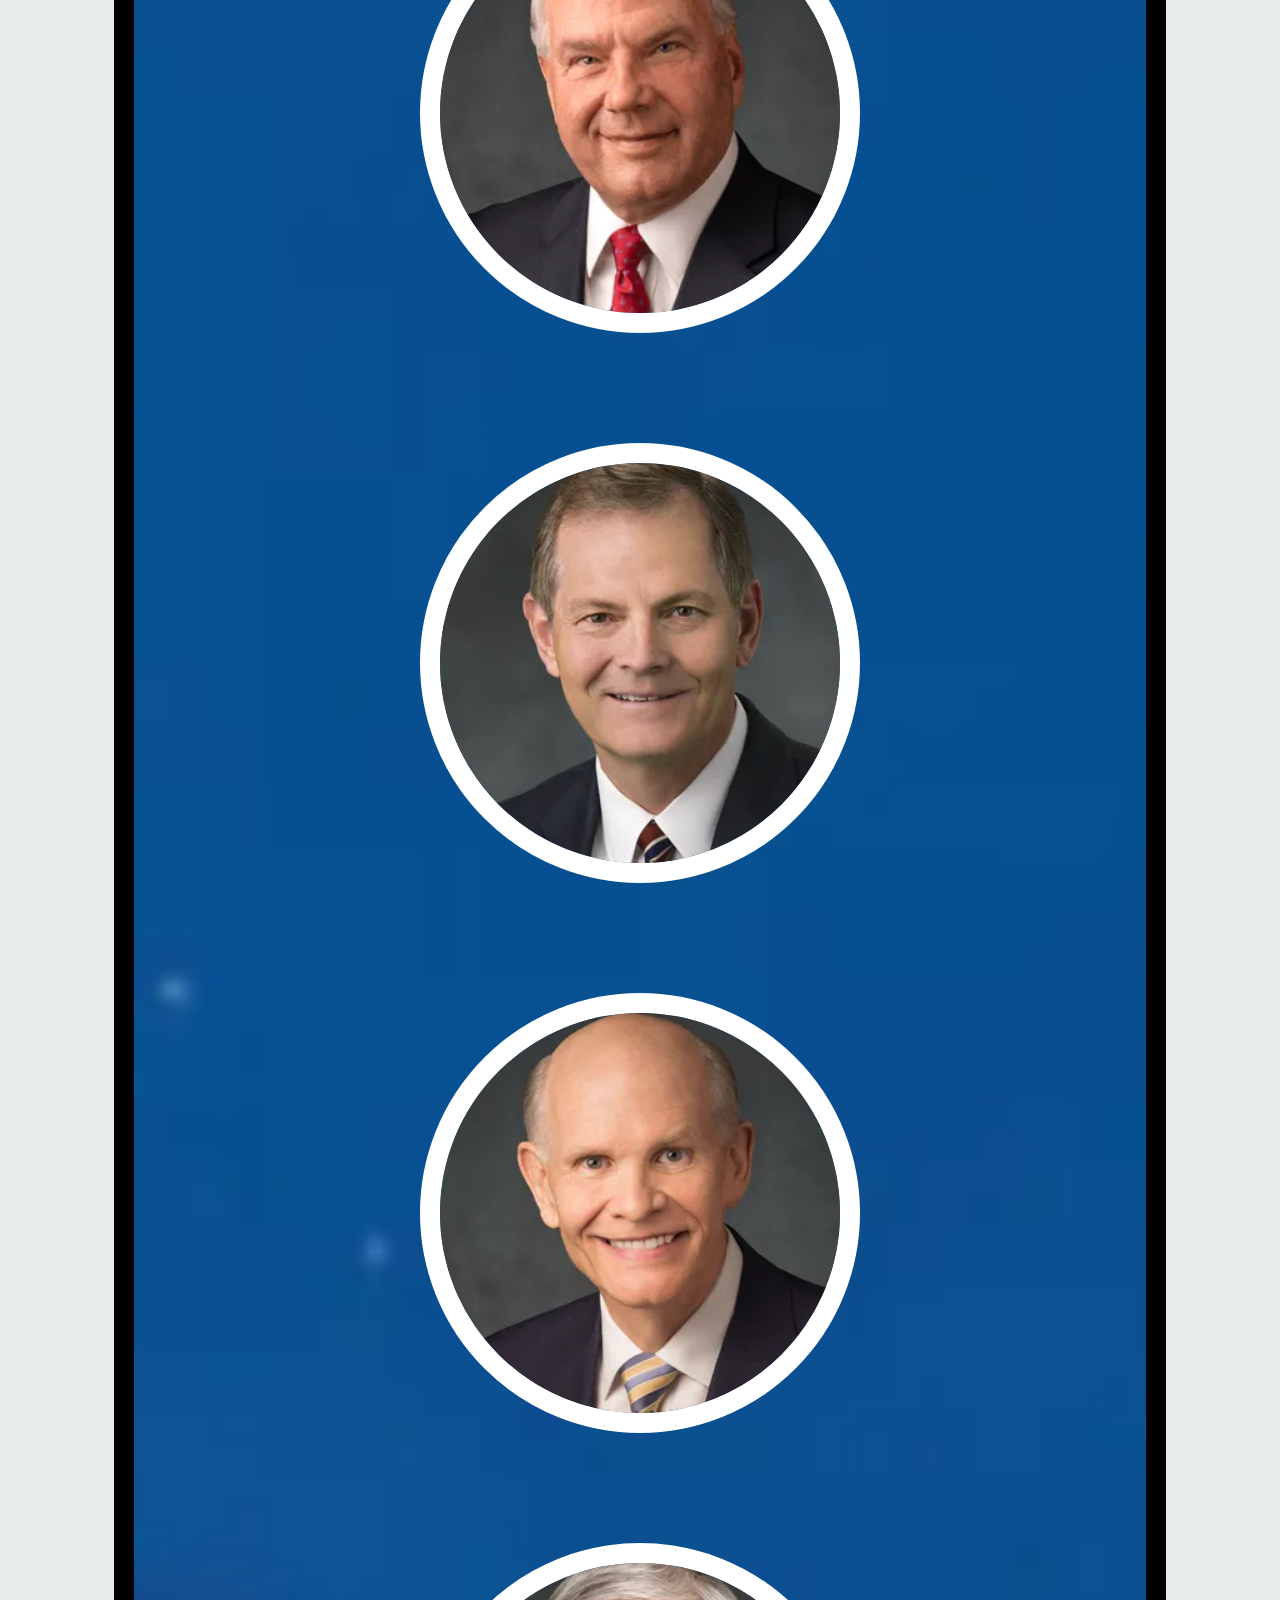
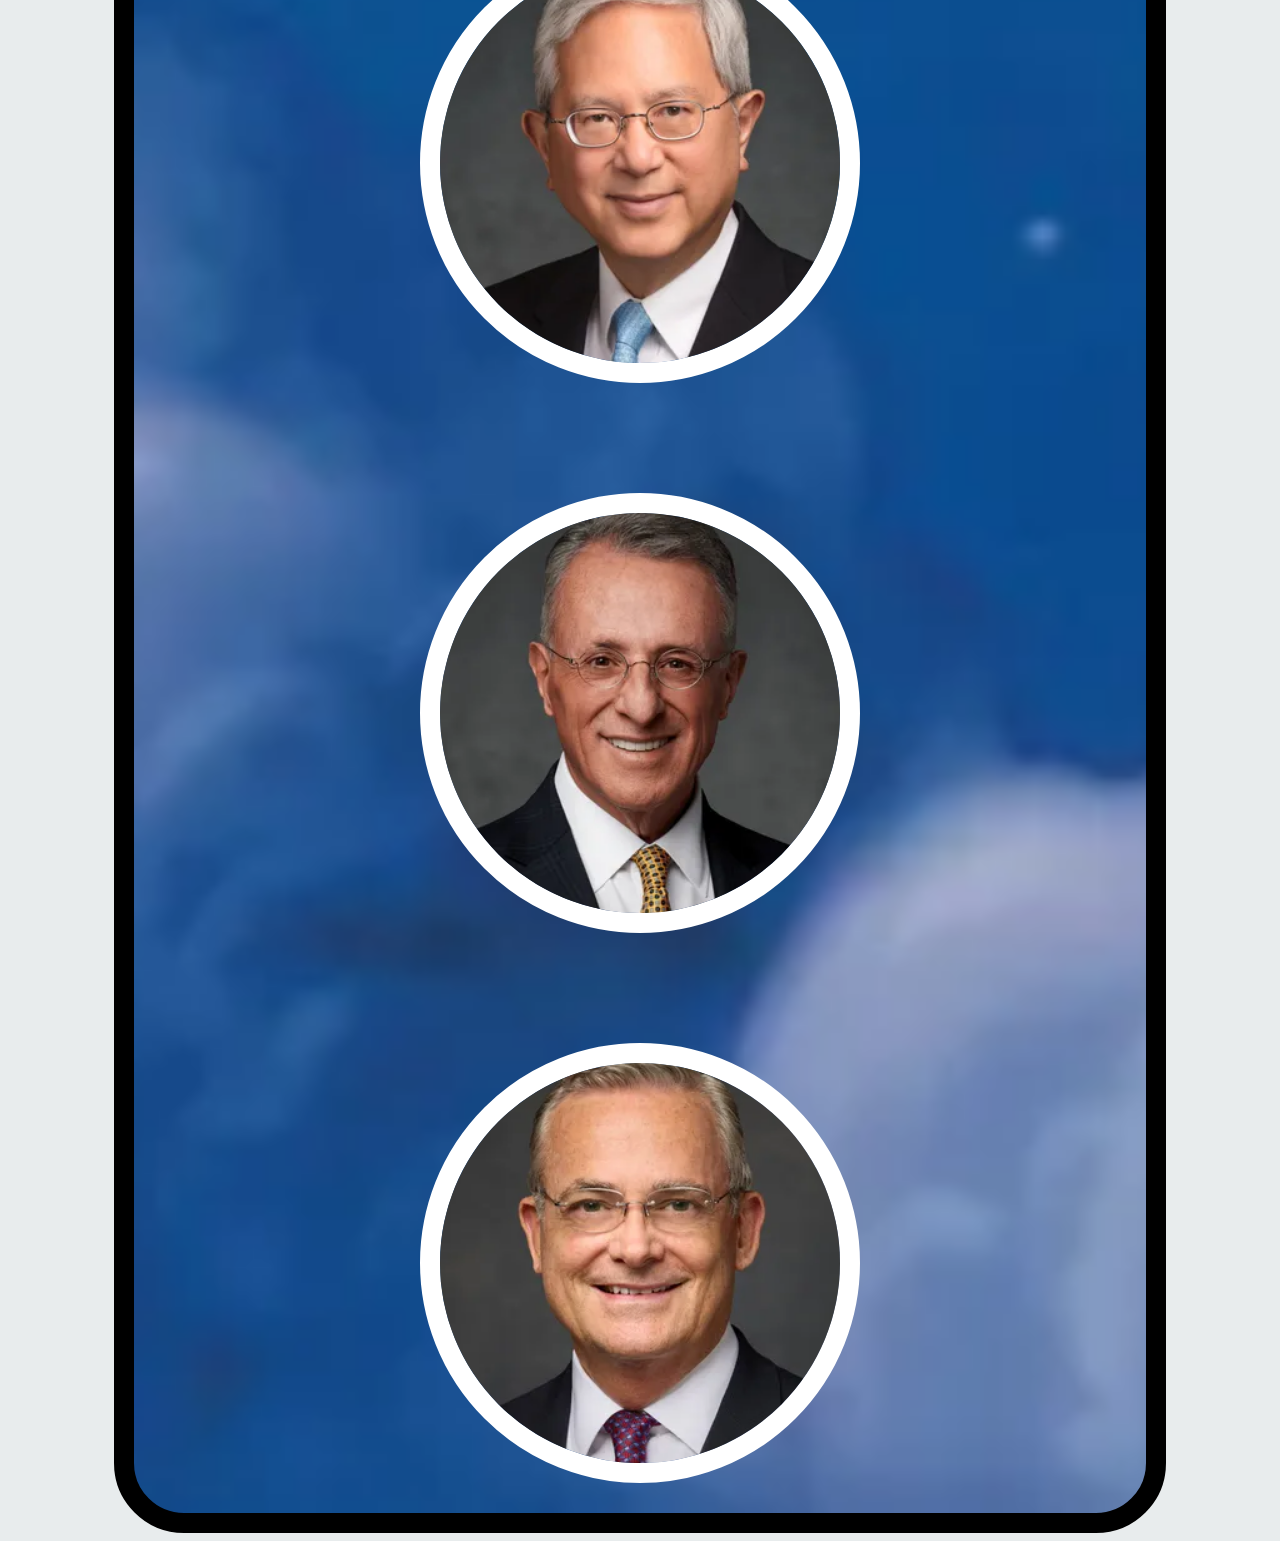
<file: ice/apostle_spotlight/apostles.html>
<!DOCTYPE html>
<html lang="en">
<head>
    <meta charset="UTF-8">
    <meta name="viewport" content="width=device-width, initial-scale=1.0">
    <title>Apostles Spotlights</title>
    <style>
        body{
            background-color: #e8eced;
        }
        h1{
            font-family: Arial;
            font-size: 8em;
            color: white;
            text-align: center;
            margin: auto;
        }
        h2{
            font-family: arial;
            font-size: 4em;
            color: white;
        }

        .brethren{
            background-image: url(images/christus.webp);
            width: 80%;
            margin: 0 auto;
            background-size: cover;
            background-repeat: no-repeat;
            background-position: center;
            border: 20px solid black;
            border-radius: 70px;
            text-align: center; 
            max-width: 2500px;
        }
        .apostle{
            border: 20px solid white;
            border-radius: 50%;
            margin: 30px;
            width: 400px;
            height: 400px;
            object-fit: cover;
        }
        .first-pres{
            display: inline-block;
            grid-template-columns: 1fr 1.2fr 1fr;
            grid-template-rows: 20% 1fr;
            justify-self: center;
            margin: 0 auto;
        }
        .quorum{
            display: flex;
            flex-wrap: wrap;
            justify-content: center;
            gap: 50px;
        }
    </style>
</head>
<body>
    <div class="brethren">
        <h1>First Presidency</h1>
        <div class="first-pres">
            <img src="images/oaks.webp" alt="oaks pic" class="oaks apostle">
            <img src="images/nelson.webp" alt="Nelson pic" class="nelson apostle">
            <img src="images/eyring.webp" alt="" class="eyring apostle">
        </div>

        <h2>Quorum of the Twelve Apostles</h2>
        <div class="quorum">
            <img src="images/holland.webp" class="apostle" alt="">
            <img src="images/uchtdorf.webp" class="apostle" alt="">
            <img src="images/bednar.webp" class="apostle" alt="">
            <img src="images/cook.webp" class="apostle" alt="">
            <img src="images/christofferson.webp" class="apostle" alt="">
            <img src="images/anderson.webp" class="apostle" alt="">
            <img src="images/rasband.webp" class="apostle" alt="">
            <img src="images/stevenson.webp" class="apostle" alt="">
            <img src="images/renlund.webp" class="apostle" alt="">
            <img src="images/gong.webp" class="apostle" alt="">
            <img src="images/soares.webp" class="apostle" alt="">
            <img src="images/kearon.webp" class="apostle">
        </div>
    </div>
    <!-- Insert HTML elements here -->
</body>
</html>
</file>
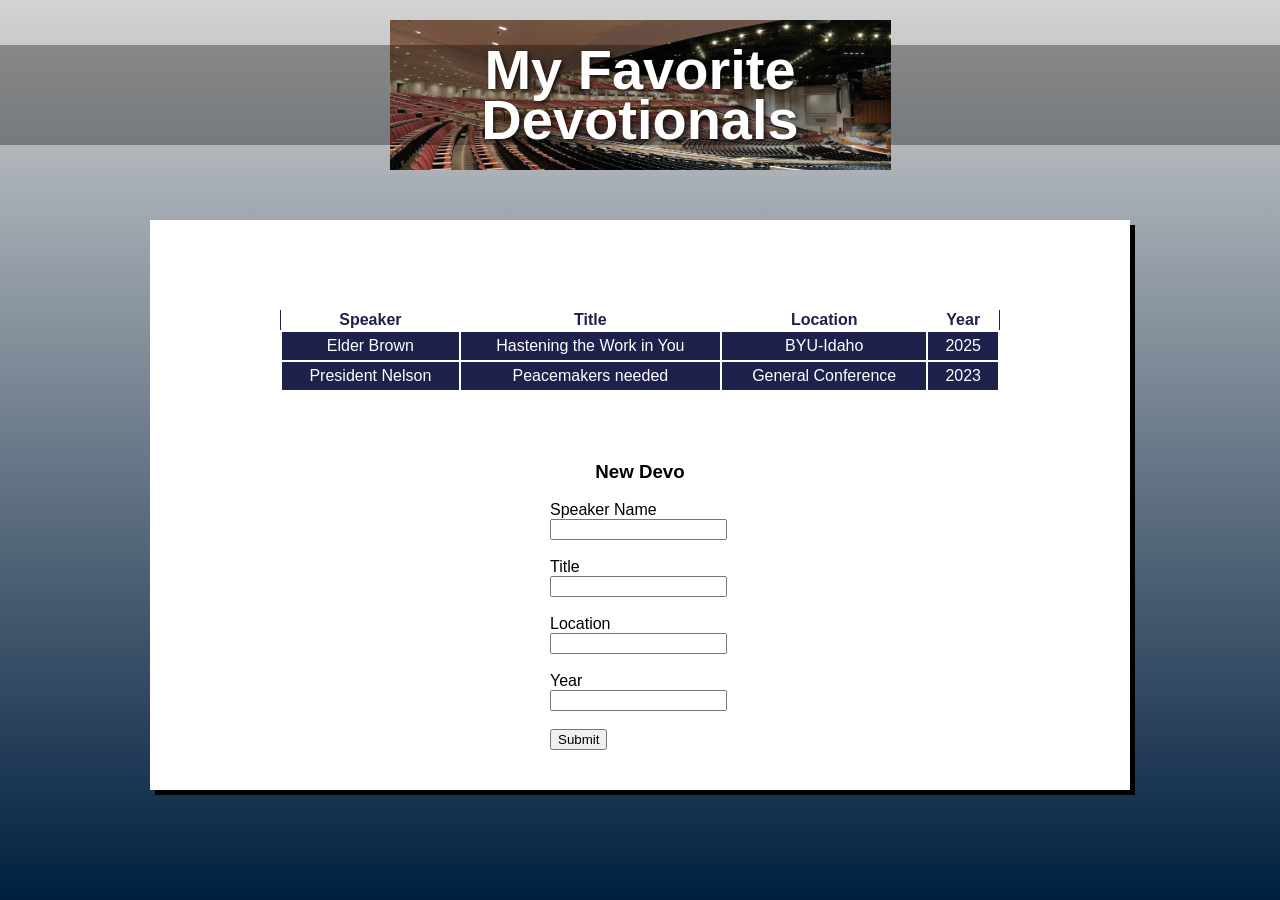
<file: ice/favorite_devo/favdevo.html>
<!DOCTYPE html>
<html lang="en">
<head>
  <meta charset="UTF-8" />
  <meta name="viewport" content="width=device-width, initial-scale=1.0"/>
  <title>My Favorite Devotionals</title>
  <link rel="stylesheet" href="styles/styles.css" />
</head>
<body>
  <div class="container">
    <header class="header">
      <div class="header-image">
        <h1>My Favorite<br>Devotionals</h1>
      </div>
    </header>
    <main>
      <div class="content-box">
        <!-- Add your devotional content here -->
         <table>
          <tr class="table-header">
            <th>Speaker</th>
            <th>Title</th>
            <th>Location</th>
            <th>Year</th>
          </tr>
          <tr>
            <td>Elder Brown</td>
            <td>Hastening the Work in You</td>
            <td>BYU-Idaho</td>
            <td>2025</td>
          </tr>
          <tr>
            <td>President Nelson</td>
            <td>Peacemakers needed</td>
            <td>General Conference</td>
            <td>2023</td>
          </tr>
         </table>
         
         <form>
          <h3>New Devo</h3>
          <label for="name">Speaker Name</label>
          <input id="name" type="text">
          <br>
          <label for="title">Title</label>
          <input id="title" type="text">
          <br>
          <label for="location">Location</label>
          <input id="location" type="text">
          <br>
          <label for="year">Year</label>
          <input id="year" type="text"/>
          <br>
          <input id="submit" type="submit">
         </form>

      </div>
    </main>
  </div>
</body>
</html>
</file>
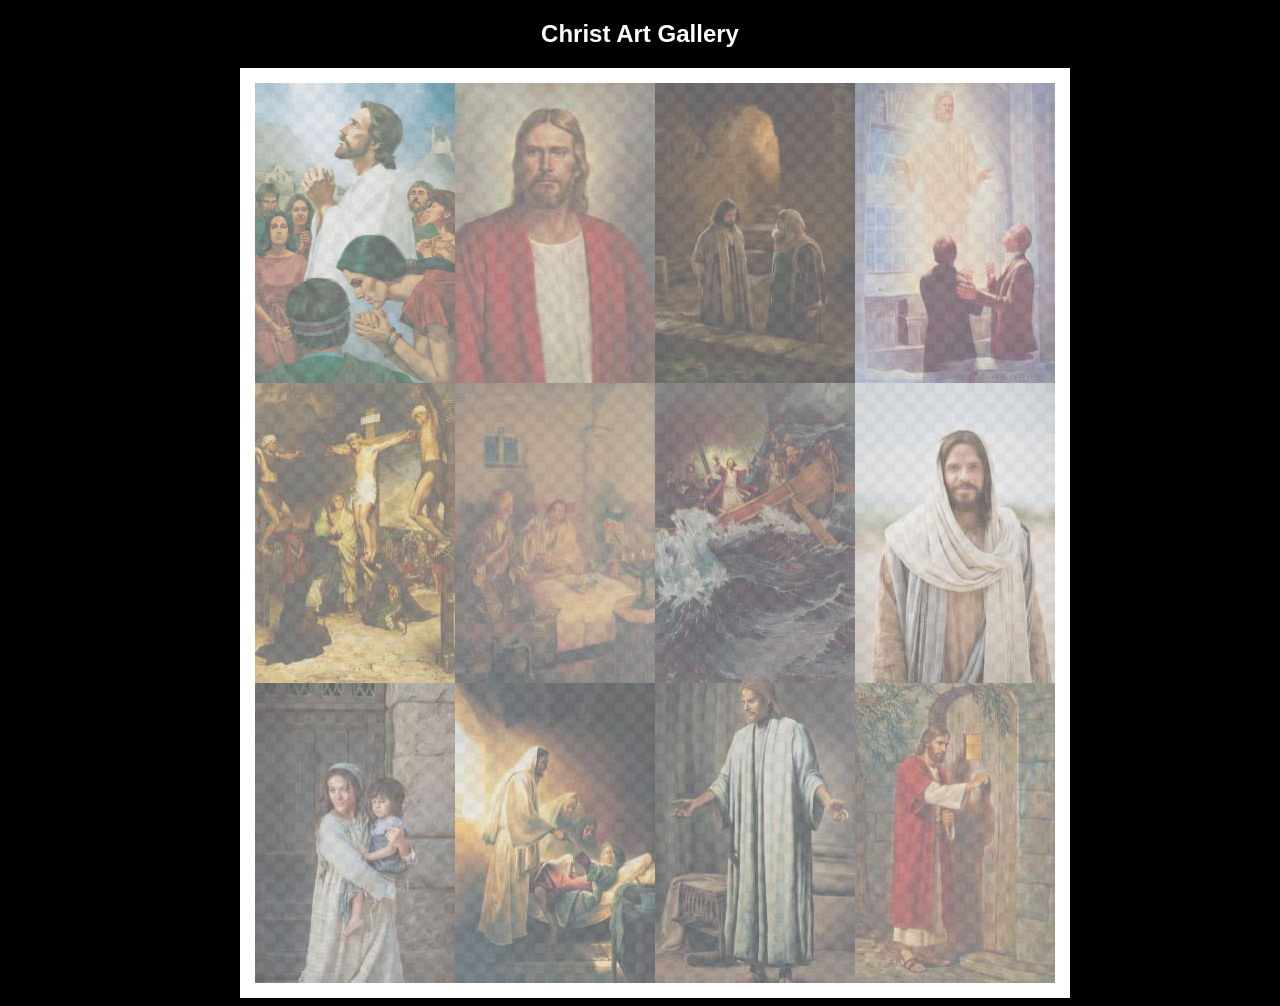
<file: ice/gallery/gallery.html>
<!DOCTYPE html>
<html lang="en">
<head>
    <meta charset="UTF-8">
    <meta name="viewport" content="width=device-width, initial-scale=1.0">
    <title>Images of Christ</title>
    <style>
        body {
            background: black;
        }
        #wrapper{
            width: 800px;
            margin: 0 auto;
        }
        nav {
            color: white;
            text-align: center;
            font-family: Haettenschweiler, 'Arial Narrow Bold', sans-serif;
        }
        #gallery{
            display: grid;
            grid-template-columns: 200px 200px 200px 200px;
            border: 15px solid rgb(255, 255, 255);
            width: 100%;
            background-color: #ddd;
            background-image:
                linear-gradient(45deg, #ccc 26%, transparent 26%), 
                linear-gradient(135deg, #ccc 26%, transparent 26%),
                linear-gradient(45deg, transparent 75%, #ccc 75%),
                linear-gradient(135deg, transparent 75%, #ccc 75%);
            background-size: 20px 20px; /* Must be a square */
            background-position: 0 0, 10px 0, 10px -10px, 0px 10px; 
            
        }
        #gallery a {
            cursor: url('images/christus.png'), pointer;
        }
        #gallery img {
            width: 200px;
            height: 300px;
            opacity:50%;
            display:block;
        }
        #gallery img:hover{
            opacity: 100%;
        }
    </style>
</head>
<body>
    <div id="wrapper">
        <nav>
            <h1>Christ Art Gallery</h1>
        </nav>
        <main>
            <div id="gallery">
                <a href="images/big/img1.jpg"><img src="images/small/img1.png" alt="huge file size" ></a>
                <a href="images/big/img2.jpg"><img src="images/small/img2.jpg" alt="huge file size" ></a>
                <a href="images/big/img3.jpg"><img src="images/small/img3.jpg" alt="huge file size" ></a>
                <a href="images/big/img4.jpg"><img src="images/small/img4.jpg" alt="huge file size" ></a>
                <a href="images/big/img5.jpg"><img src="images/small/img5.jpg" alt="huge file size" ></a>
                <a href="images/big/img6.jpg"><img src="images/small/img6.jpg" alt="huge file size" ></a>
                <a href="images/big/img7.jpg"><img src="images/small/img7.jpg" alt="huge file size" ></a>
                <a href="images/big/img8.jpg"><img src="images/small/img8.jpg" alt="huge file size" ></a>
                <a href="images/big/img9.jpg"><img src="images/small/img9.jpg" alt="huge file size" ></a>
                <a href="images/big/img10.jpg"><img src="images/small/img10.jpg" alt="huge file size" ></a>
                <a href="images/big/img11.jpg"><img src="images/small/img11.jpg" alt="huge file size" ></a>
                <a href="images/big/img12.jpg"><img src="images/small/img12.jpg" alt="huge file size" ></a>
            </div>
        </main>
    </div>
</body>
</html>
</file>
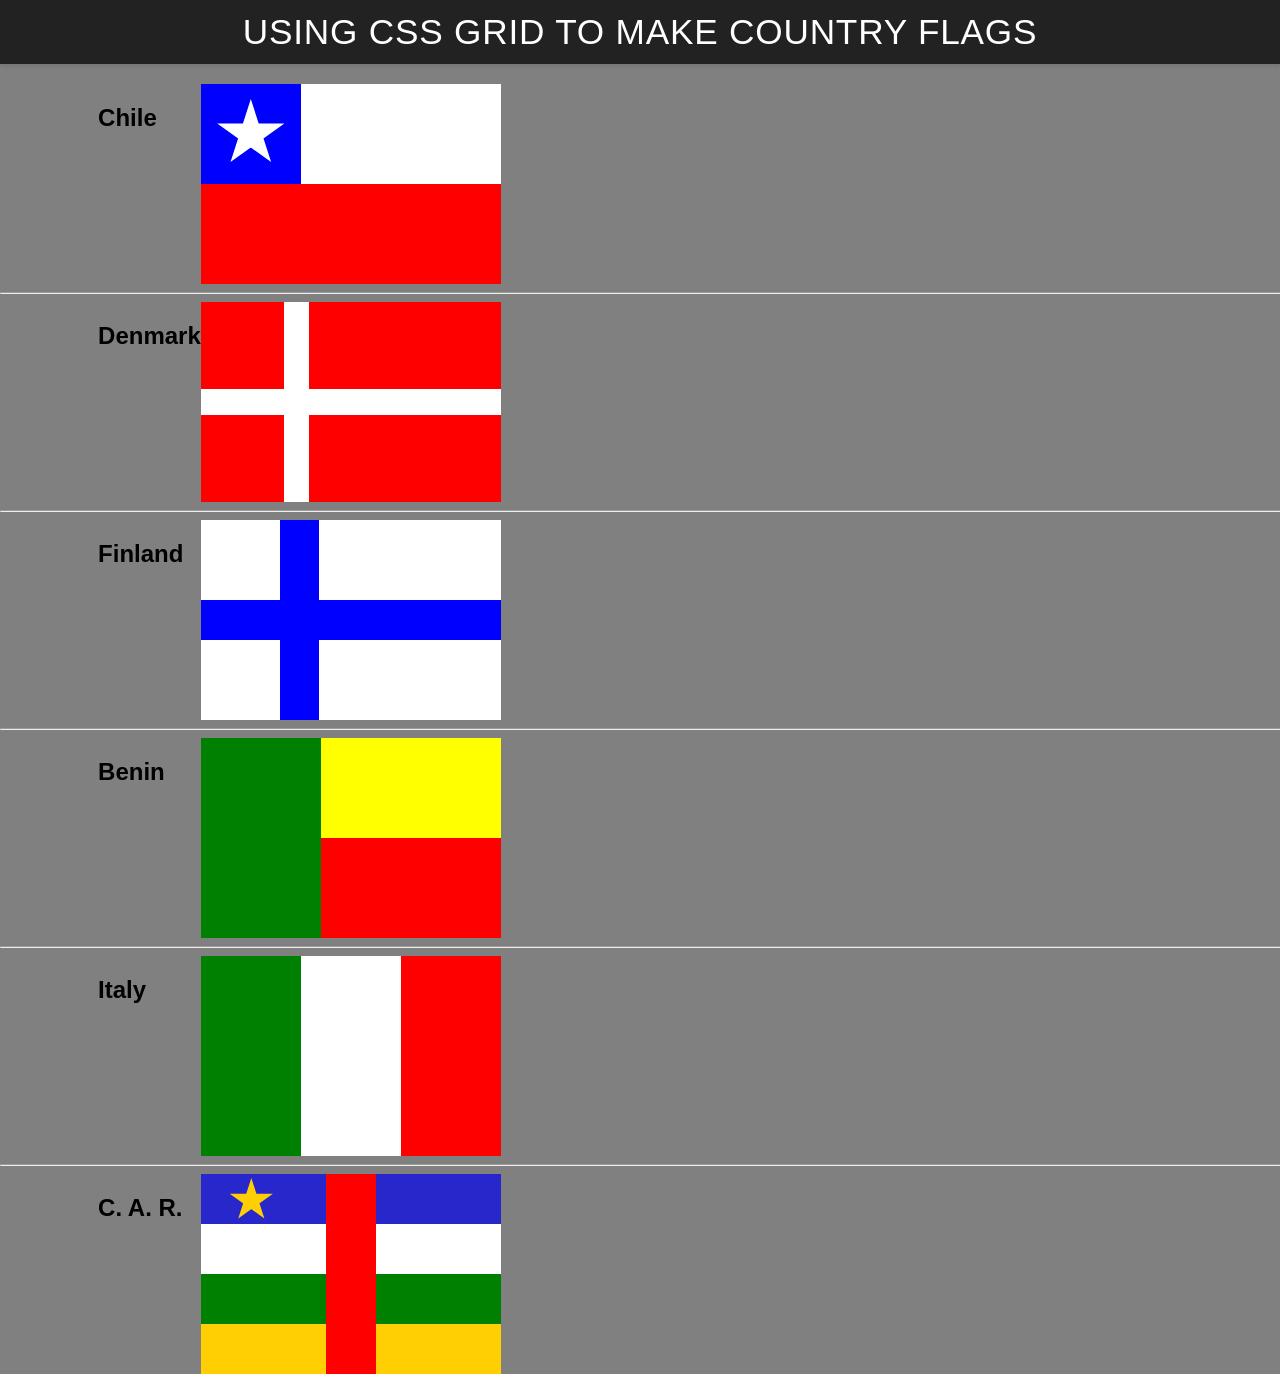
<file: ice/grid_flags/flags.html>
<!DOCTYPE html>
<html lang="en">

<head>
    <meta charset="UTF-8">
    <meta name="viewport" content="width=device-width, initial-scale=1.0">
    <title>Flag</title>
    <style>
        body {
            margin: 0;
            font-family: 'Helvetica Neue', sans-serif;
            background-color: gray;
        }

        header {
            background-color: #222;
            color: #fff;
            padding: 0.75rem 1.5rem;
            display: flex;
            align-items: center;
            justify-content: center;
            font-size: 1.1rem;
            letter-spacing: 0.05rem;
            text-transform: uppercase;
            box-shadow: 0 2px 4px rgba(0, 0, 0, 0.1);
        }

        header h1 {
            margin: 0;
            font-weight: 400;
        }
        main {
            display: grid;
            grid-template-columns: .1fr .1fr 1fr .1fr;
            margin-top: 20px;
        }
        hr {
            width: 100%;
            grid-column: 1 / 5;
        }
        h2 {
            grid-column: 2/3;
        }

        #blue {
            background: blue;
            grid-column: 1 / 2;
            display: grid;
            align-items: center;
            justify-items: center;
        }

        #white {
            background: white;
            grid-column: 2 / 4;
        }

        #red {
            background: red;
            grid-column: 1 / 4;
        }

        #chile {
            display: grid;
            grid-template-columns: 1fr 1fr 1fr;
            grid-template-rows: 1fr 1fr;
            height: 200px;
            width: 300px;
        }

        .star {
            width: 70px;
            aspect-ratio: 1;
            background: white;
            clip-path: polygon(50% 0, 79% 90%, 2% 35%, 98% 35%, 21% 90%);
        }

        #denmark{
            display: grid;
            height: 200px;
            width: 300px;
            grid-template-columns: 1fr .3fr 2.3fr;
            grid-template-rows: 1fr .3fr 1fr;

        }

        #dred1{
            grid-area: 1 / 1 / 4 / 4;
            z-index: -1;
            background-color: red;
        }

        #dred2{
            grid-column: 1 / 4;
            grid-row: 2 / 3;
            background-color: white;
        
        }

        #dred3{
            grid-column: 2 / 3;
            grid-row: 1 / 4;
            background-color: white;
        
        }

        #finland{
            display: grid;
            height: 200px;
            width: 300px;
            grid-template-columns: 1fr .5fr 2.3fr;
            grid-template-rows: 1fr .5fr 1fr;
            background-color: white;
        }

        #fwhite2{
            grid-column: 1 / 4;
            grid-row: 2 / 3;
            background-color: blue;
        }

        #fwhite3{
            grid-column: 2 / 3;
            grid-row: 1 / 4;
            background-color: blue;
        
        }

        #benin{
            display: grid;
            height: 200px;
            width: 300px;
            grid-template-rows: 1fr 1fr;
            grid-template-columns: 1fr 1.5fr;
        }

        #bgreen{
            grid-area: 1 / 1 / 3 / 2;
            background-color: #008001;
        }

        #byellow{
            grid-area: 1 / 2 / 2 / 3;
            background-color: yellow;
        }

        #bred{
            grid-area: 2 / 2 / 3 / 3;
            background-color: red;
        }

        #italy{
            display: grid;
            height: 200px;
            width: 300px;
            grid-template-columns: 1fr 1fr 1fr;
        }

        #igreen{
            background-color: green;
            grid-column: 1 / 2;
        }

        #iwhite{
            background-color: white;
            grid-column: 2 / 3;
        }

        #ired{
            background-color: red;
            grid-column: 3 / 4;
        }

        #car{
            display: grid;
            height: 200px;
            width: 300px;
            grid-template-columns: 1fr .4fr 1fr;
            grid-template-rows: 1fr 1fr 1fr 1fr;
        }

        .cstar{
            width: 45px;
            aspect-ratio: 1;
            background: #FFCF03;
            margin-left: 28px;
            margin-top: 4px;
            clip-path: polygon(50% 0, 79% 90%, 2% 35%, 98% 35%, 21% 90%);
        }

        #cblue{
            background-color: rgb(39, 39, 204);
            grid-area: 1 / 1 / 2 / 4;
            
        }

        #cwhite{
            background-color: white;
            grid-area: 2 / 1 / 3 / 4;
        }

        #cgreen{
            background-color: green;
            grid-area: 3 / 1 / 4 / 4;
        }

        #cyellow{
            background-color: #FFCF03;
            grid-area: 4 / 1 / 5 / 4;
        }

        #cred-line{
            background-color: red;
            grid-area: 1 / 2 / 5 / 3;
        }
    </style>
</head>

<body>
    <header>
        <h1>Using CSS Grid to make Country Flags</h1>
    </header>
    <main>
        <h2>Chile</h2>
        <div id="chile">
            <div id="blue">
                <div class="star"></div>
            </div>
            <div id="white"></div>
            <div id="red"></div>
        </div>
        <hr>

        <h2>Denmark</h2>
        <div id="denmark">
            <div id="dred1"></div>
            <div id="dred2"></div>
            <div id="dred3"></div>
            <div id="dred4"></div>
        </div>
        <hr>

        <h2>Finland</h2>
        <div id="finland">
            <div id="fwhite1"></div>
            <div id="fwhite2"></div>
            <div id="fwhite3"></div>
            <div id="fwhite4"></div>
        </div>
        <hr>

        <h2>Benin</h2>
        <div id="benin">
            <div id="bgreen"></div>
            <div id="byellow"></div>
            <div id="bred"></div>
        </div>
        <hr>

        <h2>Italy</h2>
        <div id="italy">
            <div id="igreen"></div>
            <div id="iwhite"></div>
            <div id="ired"></div>
        </div>
        <hr>

        <h2>C. A. R.</h2>
        <div id="car">
            <div id="cblue">
                <div class="cstar"></div>
            </div>
            <div id="cwhite"></div>
            <div id="cgreen"></div>
            <div id="cyellow"></div>
            <div id="cred-line"></div>
        </div>

    </main>
</body>

</html>
</file>
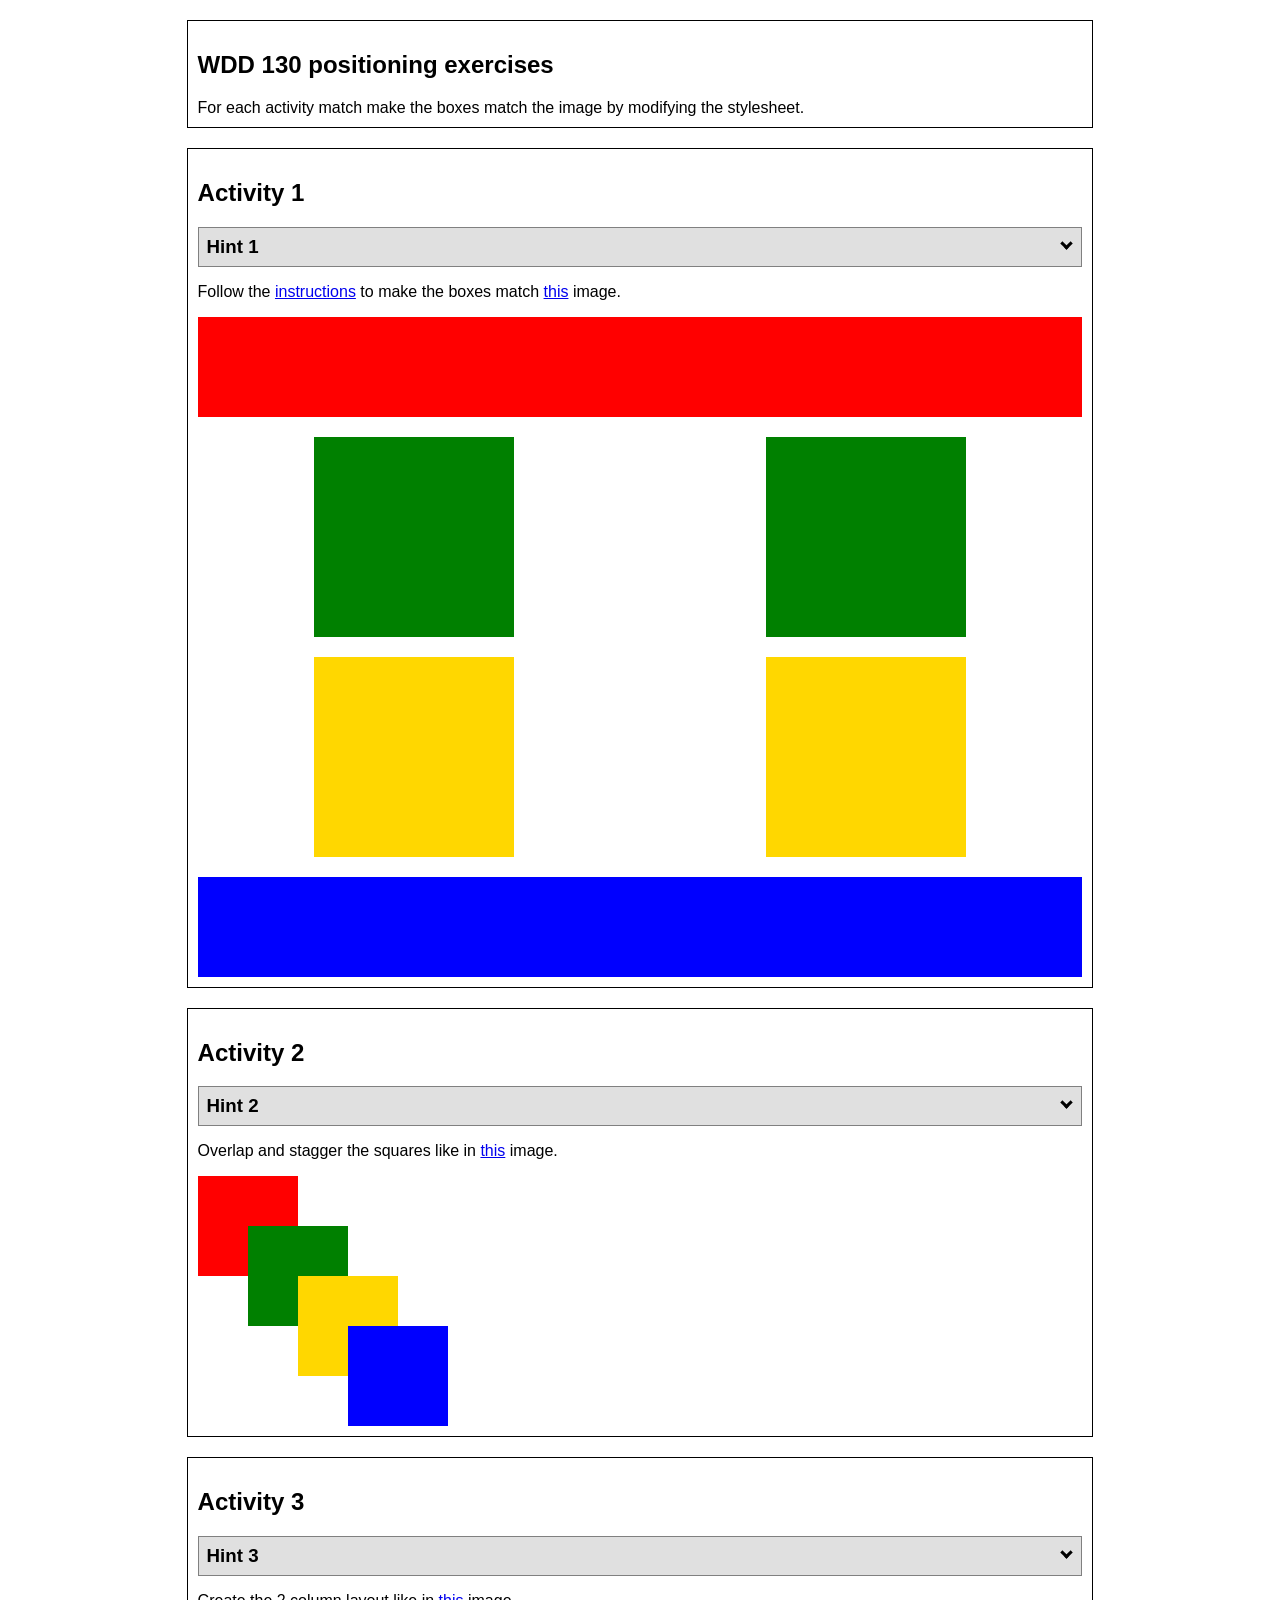
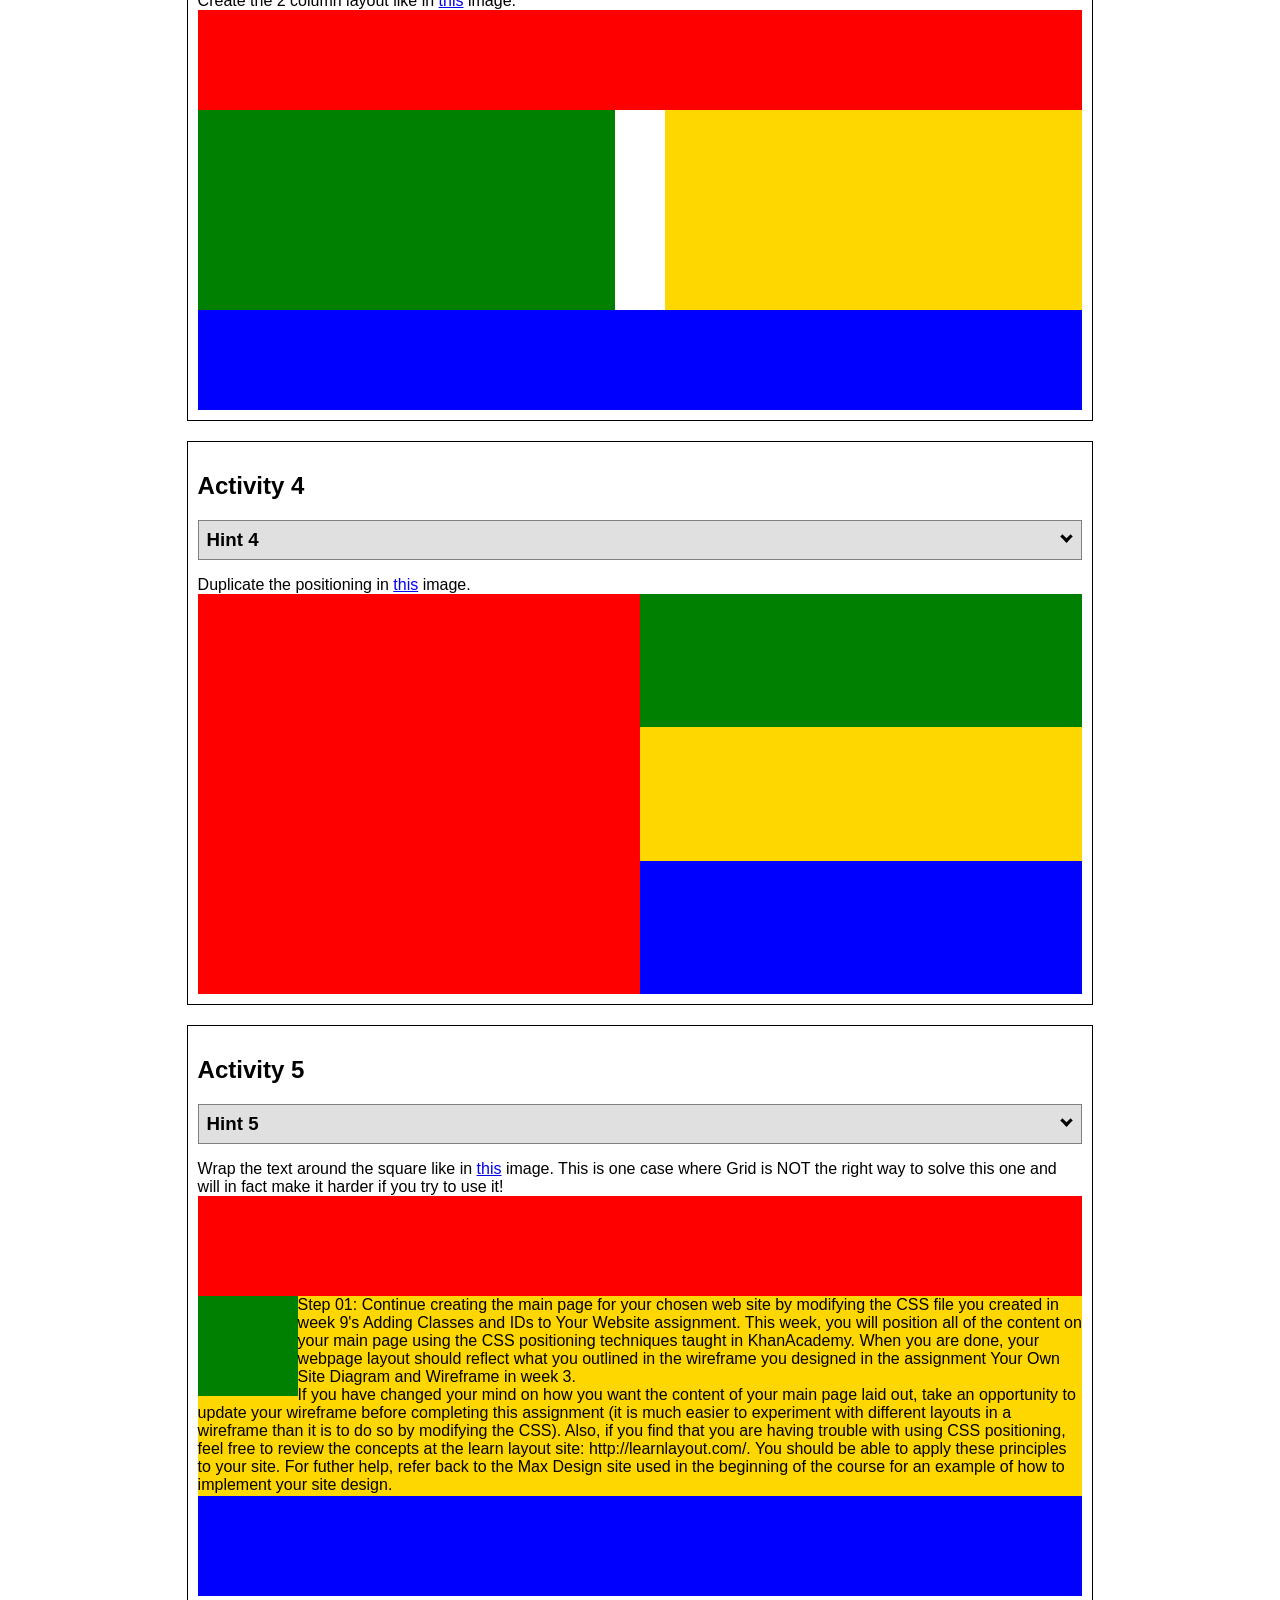
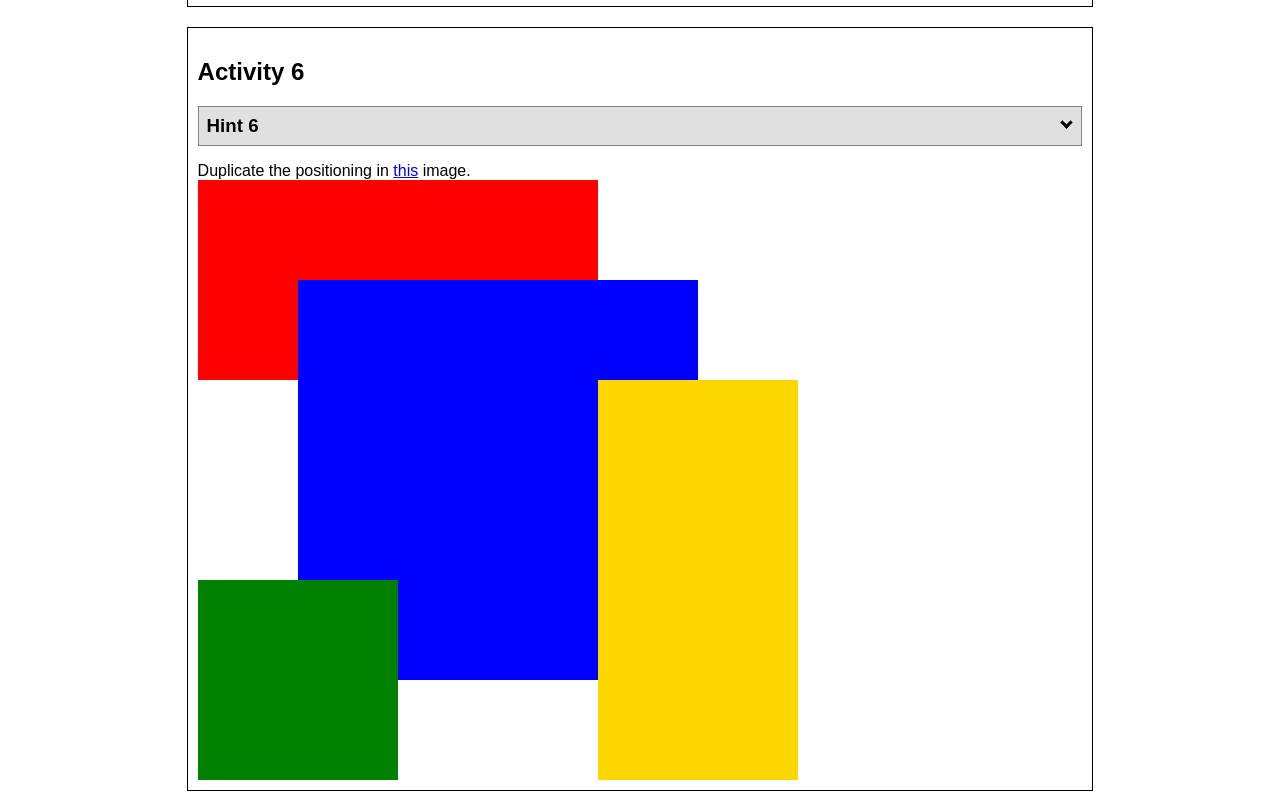
<file: ice/positioning/positioning.html>
<!DOCTYPE html>
<html lang="en">
  <head>
    <!-- HTML - Name: positioning.html -->
    <title>Positioning Activity</title>
    <link rel="stylesheet" type="text/css" href="positionstyles.css" />
  </head>
  <body>
    <div class="activity">
      <h2>WDD 130 positioning exercises</h2>
      For each activity match make the boxes match the image by modifying the stylesheet.</div>
    <div class="activity">
      <h2>Activity 1</h2>
      <section class="hint"><input type="checkbox" ><i></i> <h3>Hint 1</h3><div><p>Check out the <a href="../../activities/week07/ice-css_positioning.html" target="_blank">activity instructions</a></p></div></section>
      <p>Follow the <a href="../../activities/week07/ice-css_positioning.html"" target="_blank">instructions</a> to make the boxes match  <a href="../../images/example1.png" target="_blank">this</a> image.</p>
      <div class="content1" >
        <div class="red1" ></div>
        <div class="green1" ></div>
        <div class="green1" ></div>
        <div class="yellow1"></div>
        <div class="yellow1"></div>
        <div class="blue1"></div>
      </div>
    </div>
    <div class="activity">
      <h2>Activity 2</h2>
      <section class="hint"><input type="checkbox" > <h3>Hint 2</h3><i></i><div>
      <ul>
      <li>grid-template-columns: 50px 50px 50px 50px 50px </li></ul></div></section>
      <p>Overlap and stagger the squares like in <a href="../../images/example2.png" target="_blank">this</a> image.</p>
      <div class="content2" >
        <div class="red2" ></div>
        <div class="green2" ></div>
        <div class="yellow2"></div>
        <div class="blue2"></div>
      </div>
    </div>
    <div class="activity">
      <h2>Activity 3</h2>
      <section class="hint"><input type="checkbox" > <h3>Hint 3</h3><i></i><div><p>This one is going to be best solved with CSS Grid. Remember to make the boxes the right width first...then start moving them around. </p><h4>Properties used:</h4><ul><li>display:grid;</li><li>grid-template-columns:</li><li>grid-column-gap:</li>
        <li>grid-column:</li>  </ul></div></section>
      Create the 2 column layout like in <a href="../../images/example3.png" target="_blank">this</a>  image.
      <div class="content3" >
        <div class="red3" ></div>
        <div class="green3" ></div>
        <div class="yellow3"></div>
        <div class="blue3"></div>
      </div>
    </div>
    <div class="activity">
      <h2>Activity 4</h2>
      <section class="hint"><input type="checkbox" > <h3>Hint 4</h3><i></i><div><p>For the others we have been primarily concerned with width. For this one you will need to adjust height as well. </p><h4>Properties used:</h4><ul><li>display:grid;</li><li>grid-template-columns:</li><li>grid-row:</li></ul></div></section>
      Duplicate the positioning in <a href="../../images/example4.png" target="_blank">this</a> image. 
      <div class="content4" >
        <div class="red4" ></div>
        <div class="green4" ></div>
        <div class="yellow4"></div>
        <div class="blue4"></div>
      </div>
    </div>

    <div class="activity">
      <h2>Activity 5</h2>
      <section class="hint"><input type="checkbox" > <h3>Hint 5</h3><i></i><div><p>Grid is <strong>not</strong> the right way to do this.  In fact there is only one way to really do that...and that is with float. Remember that we float the thing we want the text to wrap around.  Also remember to start by making all the shapes the right size and shape.</p><h4>Properties used:</h4><ul><li>float: left;</li></ul></div></section>
      Wrap the text around the square like in <a href="../../images/example5.png" target="_blank">this</a> image. This is one case where Grid is NOT the right way to solve this one and will in fact make it harder if you try to use it!
      <div class="content5" >
        <div class="red5" ></div>
        <div class="green5" ></div>
        <div class="yellow5">Step 01: Continue creating the main page for your chosen web site by modifying the CSS file you created in week 9's Adding Classes and IDs to Your Website assignment. This week, you will position all of the content on your main page using the CSS positioning techniques taught in KhanAcademy. When you are done, your webpage layout should reflect what you outlined in the wireframe you designed in the assignment Your Own Site Diagram and Wireframe in week 3. <br />
          If you have changed your mind on how you want the content of your main page laid out, take an opportunity to update your wireframe before completing this assignment (it is much easier to experiment with different layouts in a wireframe than it is to do so by modifying the CSS). Also, if you find that you are having trouble with using CSS positioning, feel free to review the concepts at the learn layout site: http://learnlayout.com/. You should be able to apply these principles to your site. For futher help, refer back to the Max Design site used in the beginning of the course for an example of how to implement your site design.</div>
        <div class="blue5"></div>
      </div>
    </div>
    <div class="activity">
      <h2>Activity 6</h2>
      <section class="hint"><input type="checkbox" > <h3>Hint 6</h3><i></i><div><p>This one is all about visualizing the grid behind the layout. If you are having a hard time doing that first: all the sizes are even multiples of 100, and second here is another example with the lines drawn: <a href="../../images/example6-hint.png" target="_blank">example 6 with lines</a>. For this one you will find it easiest if you use px for the column width. You can also use <kbd>z-index</kbd> to control the element layering.    </p><h4>Properties used:</h4><ul><li>display:grid;</li><li>grid-template-columns:</li><li>grid-column:</li><li>grid-row:</li><li><a href="https://www.w3schools.com/cssref/pr_pos_z-index.asp" target="_blank">z-index:</a></li></ul></div></section>
      Duplicate the positioning in <a href="../../images/example6.png" target="_blank">this</a> image.
      <div class="content6" >
        <div class="red6" ></div>
        <div class="green6" ></div>
        <div class="yellow6"></div>
        <div class="blue6"></div>
      </div>
    </div>
  </body>
</html>
</file>
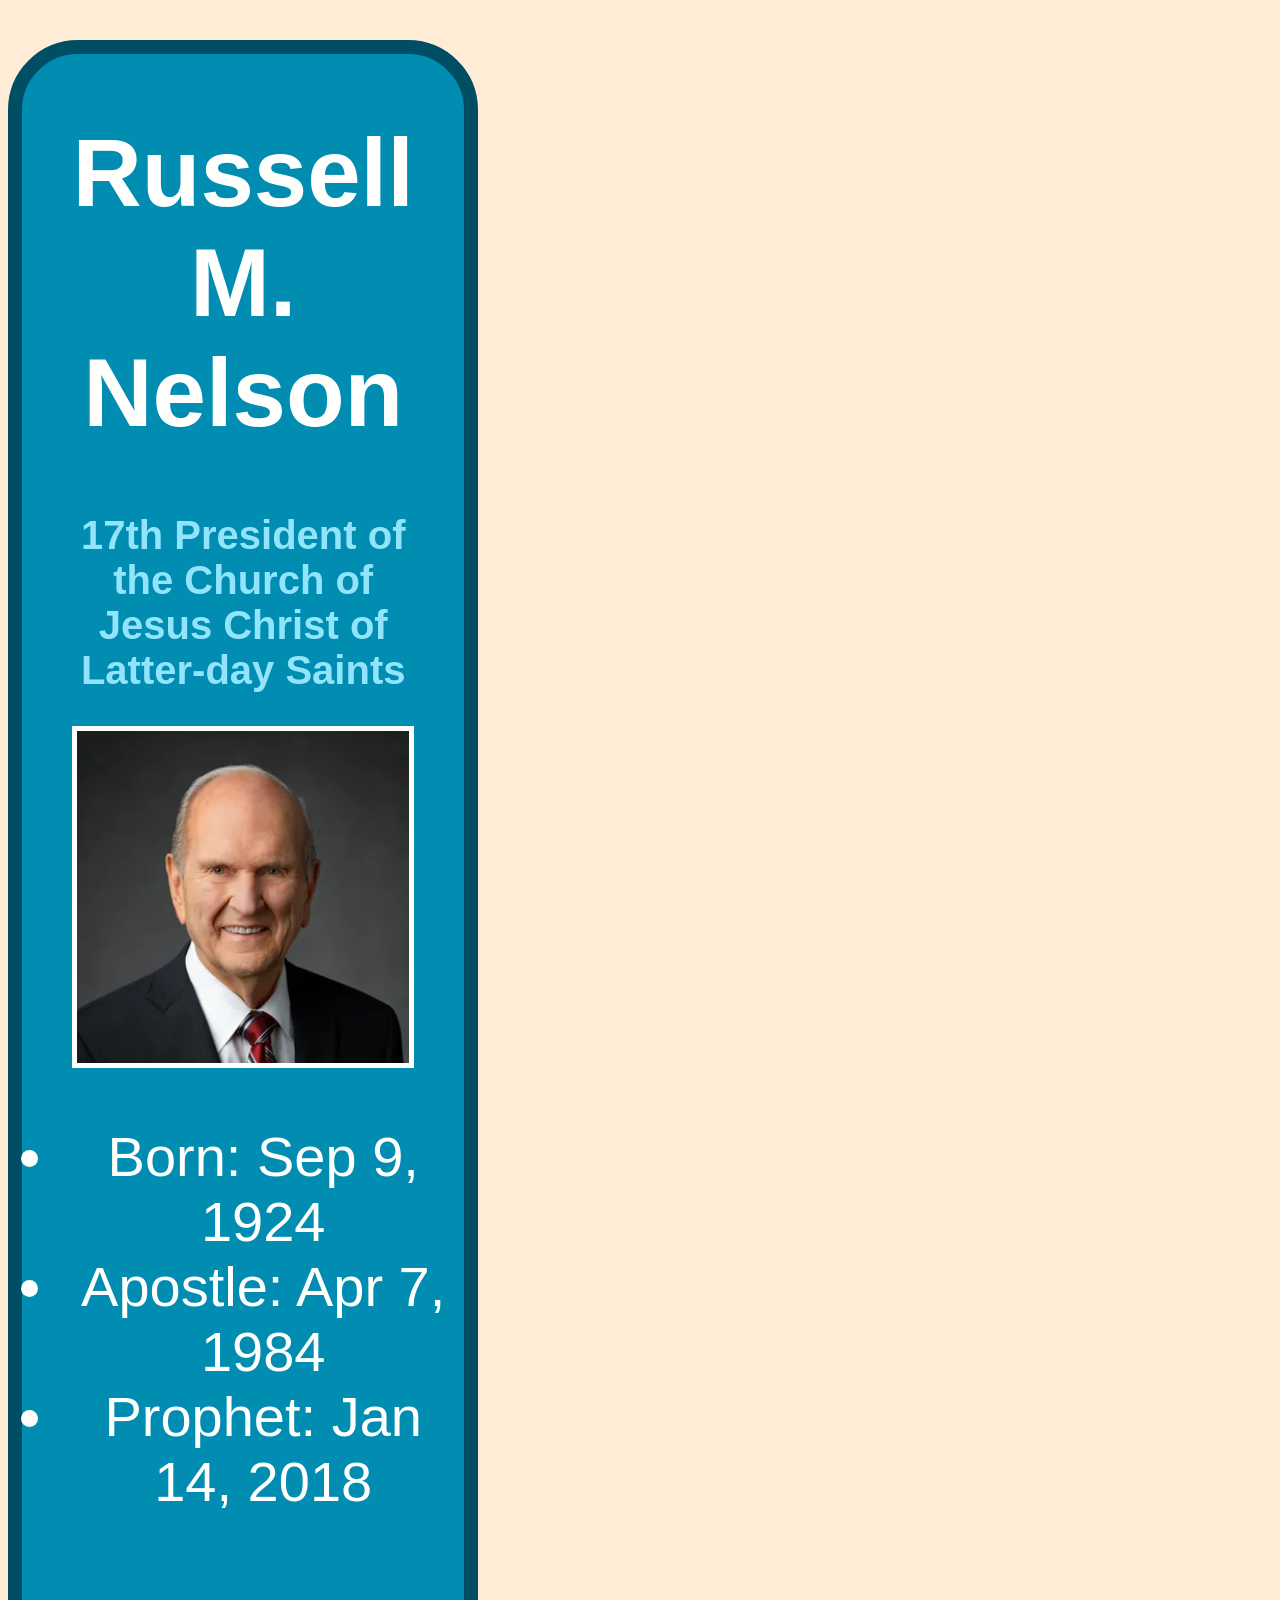
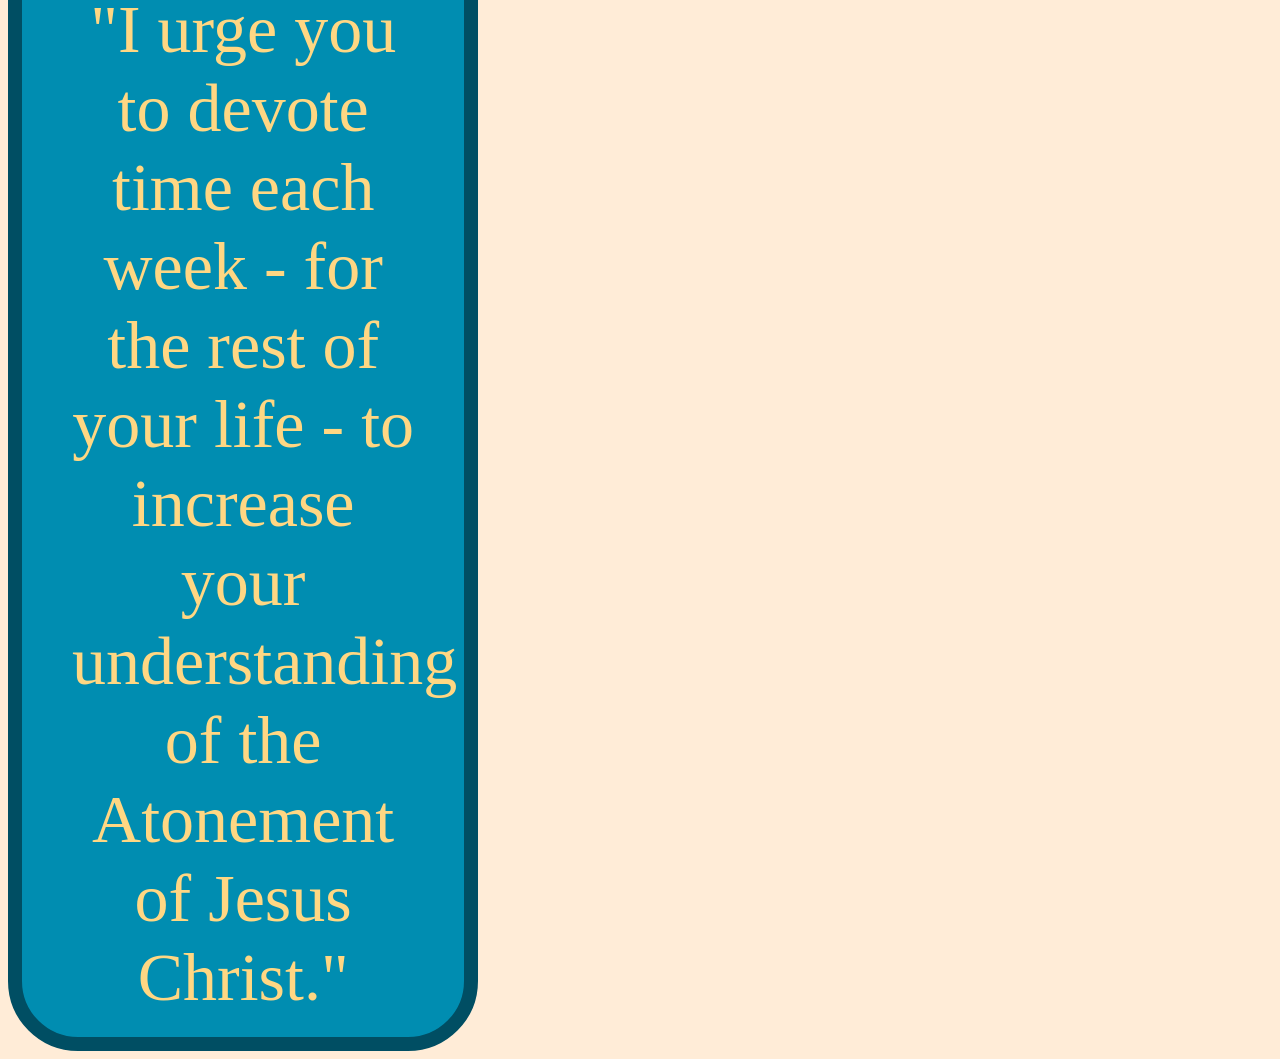
<file: ice/prophet_cards/nelson.html>
<!DOCTYPE html>
<html lang="en">
<head>
    <meta charset="UTF-8">
    <meta name="viewport" content="width=device-width, initial-scale=1.0">
    <title>Russell M. Nelson</title>
    <style>
        /* Insert styles here, this is called an internal stylesheet  */
        body {
            background: #FFECD7;
        }
        .wrapper{
            width: 35%;
            justify-self: center;
            background-color: #008DB1;
            border: solid 14px #004e63;
            border-radius: 70px;
            text-align: center;
            margin-top: 40px;
        }
        .prophet-title{
            color: #FFFFFE;
            font-family: Helvetica;
            font-size: 6em;
            text-align: center;
            padding: 0 50px;
        }
        .prophet-subtitle{
            color: #91e4fb;
            font-family: Helvetica;
            font-size: 2.5em;
            text-align: center;
            padding: 0 55px;
        }
        .prophet-img{
            display: block;
            margin: auto;
            border: 5px solid white;
            width: 75%;
        }
        ul{
            color: #FFFFFE;
            font-family: Helvetica;
            font-size: 3.5em;
            display: inline-block;
        }
        p{
            color: #FFD783;
            font-family: 'Brush Script MT';
            font-size: 4.25em;
            padding: 20px 50px;
            margin: 0;
        }
        
    </style>
</head>
<body>
    <div class="wrapper">
        <h1 class="prophet-title">Russell M. Nelson</h1>
        <h2 class="prophet-subtitle">17th President of the Church of Jesus Christ of Latter-day Saints</h2>
        <img src="images/russell_nelson.png" alt="Russell M Nelson Picture" class="prophet-img">
        <ul>
            <li>Born: Sep 9, 1924</li>
            <li>Apostle: Apr 7, 1984</li>
            <li>Prophet: Jan 14, 2018</li>
        </ul>
        <p>"I urge you to devote time each week - for the rest of your life - to increase your understanding of the Atonement of Jesus Christ."</p>
    </div>
</body>
</html>
</file>
<file: styles/style.css>
@import url('https://fonts.googleapis.com/css2?family=Chango&family=Rokkitt:ital,wght@0,100..900;1,100..900&family=Shippori+Antique&display=swap');

*{
    font-family: "Rokkitt", serif;
    box-sizing: border-box;
    margin: 0;
    padding: 0;
}

#logo{
    width: 170px;
    align-self: center;
    padding: 0;
    margin-top: -5px;
}

header{
    background-color: rgba(0, 0, 0, .5);
    height: 150px;
    display: flexbox;
    align-items: center;
    width: 100%;
}

#about-me-head{
    background-color: #341716;
}

nav{
    width: 100%;
    text-align: right;
    margin: -109px 0 0 -30px;
    align-content: center;
}

nav a{
    font-family: "Shippori Antique", sans-serif;
    text-align: right;
    color: white;
    text-decoration: none;
    padding: 35px;
    font-size: 1.5em;
}

nav a:hover{
    color: #e35532;
    text-shadow: 2px 2px 1px white;
}

.title-pic{
    display: grid;
    grid-template-columns: 1fr 4fr 1fr;
    grid-template-rows: 1;
    margin-top: -150px;
    z-index: -2;
}

#desert-pic{
    grid-column: 1 / 4;
    grid-row: 1/2;
    width: 100%;
    z-index: -2;
}

.myname{
    display: block;
    grid-column: 2 / 3;
    grid-row: 1 / 2;
    align-content: center;
    text-align: center;
    z-index: -1;
    
}

#about-me-desc{
    padding: 30px;
    font-size: 1.5em;
    padding-right: 100px;
}

h1, h4{
    font-family: "Chango", sans-serif;
    color: white;
}

h1{
    font-size: 4em;
}

h4{
    font-size: 1.2em;
}

main{
    background-color: #342032;
    color: white;
}

h2{
    font-size: 4em;
    text-align: center;
    padding: 35px;
}

section{
    display: grid;
    grid-template-columns: 1fr .75fr;
    grid-template-rows: 1fr 3fr;
    padding: 50px;
    align-items: center;
}

.picture-link{
    grid-area: 2 / 2 / 3 / 3;
    margin: auto;
}

section img{
    width: 90%;
    border: 10px solid #913045;
    border-radius: 20px;
    transition: transform .3s ease-in-out;
}

section img:hover{
    transform: scale(1.1);
}

.project-link{
    grid-area: 1 / 1 / 2 / 2;
    font-size: 2em;
    color: #f9ad49;
    margin-left: 25px;
    text-decoration: none;
    transition: color .3s ease;
}

.project-link:hover{
    color: #e35532;
    text-decoration: underline;

}

section p{
    grid-area: 2 / 1 / 3 / 2;
    font-size: 1.5em;
    margin: 35px 100px 35px 35px;
}

#wwr-pic{
    width: 100%;
    margin-bottom: 20px;
}


footer{
    background-color: #341716;
    color: white;
    padding: 50px;
    display: inline-block;
    width: 100%;
}

.socials{
    width: 40%;
}

.socials a img{
    width: 48px;
}

.socials a{
    padding: 10px;
}

form{
    float: right;
    border: 4px solid #e35532;
    border-radius: 20px;
    padding: 20px;
    margin: -50px 50px 0px 0;
}

form *{
    width: 100%;
}

legend{
    font-size: 1.2em;
    color: #e35532;
    text-decoration: underline;
    margin-bottom: 10px;
}

#submit{
    width: 20%;
    text-align: center;
    margin-top: 10px;
}

.copyright{
    position: relative;
    top: 200px;
}

label{
    margin-top: 100px;
}

input{
    margin-bottom: 20px;
}

#about-me-title{
    text-align: center;
    padding: 100px;
    grid-column: 2 / 3;
}

#about-me{
    display: grid;
    grid-template-columns: 1fr 1fr;
    padding-bottom: 50px;
}

#portrait{
    width: 60%;
    margin-left: 50px;
    border: 10px solid #913045;
    border-radius: 20px;
    justify-self: center;
}

.report-text{
    padding: 1em 5em;
    font-size: 1.5em;
}
</file>
<file: wwr/styles/style.css>
@import url('https://fonts.googleapis.com/css2?family=BioRhyme+Expanded:wght@200;300;400;700;800&family=Figtree:ital,wght@0,300..900;1,300..900&display=swap');

body{
    font-family: Figtree, sans-serif ;
    font-size: 22px;
    background-color: white;
    margin: 0;
    padding: 0;
}

#content{
    max-width: 1600px;
    margin: 0 auto;
}

nav{
    display: flex;
    justify-content: space-around;
}

nav a{
    text-align: center;
    color: #004E64;
    text-decoration: none;
    padding: 35px;
}

nav a:hover{
    background-color: #004E64;
    color: white;
}

#hero{
    display: grid;
    grid-template-columns: 1fr 3fr 1fr;
    margin-top: -100px;
}

#hero-box{
    grid-area: 1 / 1 / 3 / 4;
    z-index: -1;
}

#hero-msg{
    grid-area: 1 / 2 / 2 / 3;
    margin-top: 100px;
}

#hero-msg h1, #hero-msg h4{
    color: white;
    text-align: center;
}

.button-box{
    text-align: center;
}

main section{
    text-align: center;
}

header{
    background-color: #E3C08C;
    display: grid;
    grid-template-columns: 150px auto;
}

.join{
    color: #004E64;
    background-color: white;

}

.book{
    color: white;
    background-color: #004E64;

}

.book, .join{
    text-decoration: none;
    padding: 15px 35px;
    border-radius: 15px;
    margin-top: 50px; 
}

.book:hover, .join:hover{
    background-color: #3B2B2C;
    color: #E3C08C;
}

.msg{
    background-color: #004E64;
    color: white;
    line-height: 1.5em;
    padding: 35px;
}

.msg h2{
    color: white;
    font-family: 'BioRhyme Expanded', Helvetica, sans-serif;
    font-size: 2em;
}

.msg p{
    color: white;
    /* padding-bottom: 15px; */
}

footer{
    background-color: #E3C08C;
    color: #3B2B2C;
    padding: 25px 50px;
    display: flex;
    justify-content: space-around;
    align-items: center;
    margin-top: 200px;
}

footer a{
    color: #3B2B2C;
    text-decoration: none;
}

footer a:hover{
    color: #004E64;
    text-decoration: underline;
}

footer p{
    font-size: 1.3em;
}

footer .social img{
    padding-top: 15px;
}

.home-title{
    color: #004E64;
    font-family: 'BioRhyme Expanded', Helvetica, sans-serif;
    font-size: 2em;
    margin-top: 10px;
}

h2{
    color: #004E64;
    margin: 0;
}

h4{
    color: #004E64;
}

.logo, .icon{
    width: 80px;
}

.icon{
    padding-top: 10px;
}

#hero-img{
    width: 100%;
}

#logo-link{
    padding-top: 5px;   
    align-self: center;
    justify-self: center;
}

.rivers-card, .camping-card, .rapids-card{
    margin: 200px 0;
}

.card-img:hover{
    opacity: .6;
    transform: scale(1.1);
}

.card-img{
    border: 10px solid #3B2B2C;
    transition: transform .5s;
    box-shadow: 5px 5px 10px #3B2B2C;
}

main section img{
    box-sizing: border-box;
}

.home-grid{
    display: grid;
    grid-template-columns: repeat(10, 1fr);
}

.card-img, .mountains{
    width: 100%;
}

.rivers-card{
    grid-area: 2/2/3/4;
}

.camping-card{
    grid-area: 2/5/3/7;
}

.rapids-card{
    grid-area: 2/8/3/10;
}

#background{
    grid-area: 4/1/9/11;
    background-color: #E3C08C;
    height: 700px;
}

.mountains{
    grid-area: 5/2/8/7;
    box-shadow: 5px 5px 10px #3B2B2C;
    margin-bottom: 50px;
    align-self: center;
}

.msg{
    grid-area: 6/6/7/10;
    box-shadow: 5px 5px 10px #3B2B2C;
    margin-bottom: 50px;
    align-self: center;
}

@media screen and (max-width: 900px) {
    #hero, .home-grid {
        display: block;
        height: auto;
    }
    nav, footer {
        flex-direction: column;
    }
    nav a {
        display: block;
        padding: 15px;
    }
    #hero {
        margin-top: 0;
    }
    #hero-msg {
        margin-top: 0;
    }
    #hero-msg h4 {
        display: none;
    }
    #hero-msg h1 {
        color: #6f7364;
    }
    .home-title {
        font-size: 25px;
    }
    .rivers-card, .camping-card, .rapids-card { 
        margin: 50px auto;
        width: 60%;
    }
    #background {
        display: none;
    }
    .mountains, .msg {
        width: 80%;
        display: block;
        margin: 0 auto;
    }
    footer {
        margin-top: 25px;
    }
}
</file>
<file: ice/fathersday/styles/styles.css>
#wrapper{
    max-width: 1200px;
    border: 2px solid black;
    margin: 10px auto;
    background-color: #D9D2C2;
    border-radius: 50px;
    overflow: hidden;
}

nav{
    background-color: #714B41;
    padding: 30px;
    margin: 0;
    overflow: hidden;
}

ul{
    display: flex;
    flex-direction: row;
    justify-content: space-evenly;
    
    

}

li{
    list-style-type: none;
    font-family: 'Trebuchet MS', 'Lucida Sans Unicode', 'Lucida Grande', 'Lucida Sans', Arial, sans-serif;
    font-size: 2em;
    color: white;
}

h1{
    text-align: center;
    font-family: Verdana, Geneva, Tahoma, sans-serif;
    font-weight: bold;
    font-size: 3em;
    grid-column: 1 / 4;
    align-self: center;
}

img{
    width: 400px;
    margin: 30px auto;
    display: block;
    grid-column: 2 / 3;
    border: 10px solid #A69B95;
    border-radius: 20px;
}

main{
    display: grid;
    grid-template-columns: 1fr 1fr 1fr;
    grid-template-rows: 150px 1fr .5fr;
}

section{
    margin: 20px;
    text-align: center;
    font-family: 'Trebuchet MS', 'Lucida Sans Unicode', 'Lucida Grande', 'Lucida Sans', Arial, sans-serif;
    font-size: 1.2em;
    border-radius: 30px;
    border: 3px dotted black;
    background-color: #B16200;
    align-items: center;
    color: white;
}

section:nth-of-type(1){
    grid-area: 3 / 1 / 4 / 2;
}

section:nth-of-type(2){
    grid-area: 3 / 2 / 4 / 3;
}

section:nth-of-type(3){
    grid-area: 3 / 3 / 4 / 4;
}

footer{
    margin: 50px;
    background-color: 
}

p{
    margin: 20px;
}
</file>
<file: ice/favorite_devo/styles/styles.css>
body {
  margin: 0;
  height: 100%;
  font-family: Arial, sans-serif;
  background: linear-gradient(to bottom, #d3d3d3, #001f3f);
  background-repeat: no-repeat; /* Just in case */
  background-attachment: fixed;
}

.container {
  text-align: center;
}

.header {
  padding: 20px 0;
}

.header-image {
  background-image: url('../images/icenter.png'); /* Replace with your image */
  background-repeat: no-repeat;
  background-position: center;
  height: 150px;
  display: flex;
  flex-direction: column;
  justify-content: center;
  color: white;

}

.header-image h1 {
  margin: 0;
  line-height: 0.9;
    font-size: 3.5em;
  font-weight: bold;
  text-shadow: 2px 2px 4px rgba(0, 0, 0, 0.7);
  background: #00000055;
}

.content-box {
  background-color: white;
  margin: 30px auto;
  width: 90%;
  max-width: 900px;
  padding: 40px;
  box-shadow: 5px 5px 0px black;
  min-height: 400px;
}

table{
  margin: 50px auto;
  justify-self: center;
  width: 80%;
  border-collapse: collapse;
  background-color: #1E214B;
  color: white;
}

td{
  border: 2px solid white;
  padding: 5px 10px;
  
}

.table-header{
  background-color: white;
  padding-bottom: 15px;
  color: #1E214B;
}

h3{
  align-self: center;
}

form{
  display: flex;
  flex-direction: column;
  align-items: flex-start;
  width: 20%;
  margin: auto;
  justify-content: left;
}

label{
  justify-self: left;
}
</file>
<file: ice/positioning/positionstyles.css>
/* CSS - Name: "positionstyles.css" */
/* Activity 1 styles */
.content1 {
  /* This is the parent of the activity 1 boxes. */
  display: grid;
  grid-template-columns: 1fr 1fr;
  justify-items: center;
  gap: 20px;
}
.red1 { 
  width: 100%; 
  height: 100px; 
  background-color: red; 
  grid-column: 1 / 3;

} 
.green1 {
  width: 200px; 
  height: 200px; 
  background-color: green; 

} 
.yellow1 {
  width: 200px; 
  height: 200px; 
  background-color: gold; 
} 
.blue1 {
  width: 100%; 
  height: 100px; 
  background-color: blue; 
  grid-column: 1 / 3;
} 
/* Activity 2 styles */ 
.content2 {
  /* This is the parent of the activity 2 boxes. */
  display: grid;
  grid-template-columns: repeat(12, 1fr);
  grid-template-rows: repeat(5, 1fr);
  width: 585px;
}
.red2 {
  width: 100px; 
  height: 100px; 
  background-color: red;
  grid-area: 1 / 1 / 3 / 3; 
} 
.green2 { 
  width: 100px; 
  height: 100px; 
  background-color: green; 
  grid-area: 2 / 2 / 4 / 4;
} 
.yellow2 {
  width: 100px; 
  height: 100px; 
  background-color: gold; 
  grid-area: 3 / 3 / 5 / 5;
} 
.blue2 {
  width: 100px; 
  height: 100px; 
  background-color: blue; 
  grid-area: 4 / 4 / 6 / 6;
} 
/* Activity 3 styles */ 
.content3 {
  /* This is the parent of the activity 3 boxes. */
  display: grid;
  grid-template-columns: 1fr 1fr;
  grid-template-rows: 1fr 2fr 1fr;
  column-gap: 50px;
}
.red3 {
  width: 100%; 
  height: 100px; 
  background-color: red; 
  grid-area: 1 / 1 / 2 / 3;
} 
.green3 {
  width: 100%; 
  height: 100%; 
  background-color: green;
} 
.yellow3 {
  width: 100%; 
  height: 100%; 
  background-color: gold; 
  grid-area: 2 / 2 / 3 / 3;
} 
.blue3 {
  width: 100%;
  height: 100px; 
  background-color: blue; 
  grid-area: 3 / 1 / 4 / 3;
} 
/* Activity 4 styles */ 
.content4 {
  /* This is the parent of the activity 4 boxes. */
  height: 400px;
  display: grid;
  grid-template-columns: 1fr 1fr;
  grid-template-rows: 1fr 1fr 1fr;
}
.red4 {
  width: 100%; 
  height: 100%; 
  background-color: red; 
  grid-area: 1 / 1 / 4 / 2;
} 
.green4 {
  width: 100%; 
  height: 100%; 
  background-color: green; 
  grid-area: 1 / 2 / 2 / 3;
} 
.yellow4 {
  width: 100%; 
  height: 100%; 
  background-color: gold; 
  grid-area: 2 / 2 / 3 / 3;
} 
.blue4 {
  width: 100%; 
  height: 100%; 
  background-color: blue; 
  grid-area: 3 / 2 / 4 / 3;
} 
/* Activity 5 styles */ 
.content5 {
  /* This is the parent of the activity 5 boxes. */
  height: 400px;
}
.red5 { 
  width: 100%; 
  height: 100px; 
  background-color: red; 
} 
.green5 {
  width: 100px; 
  height: 100px; 
  background-color: green; 
  float: left;

} 
.yellow5 {
  width: 100%; 
  height: 200px; 
  background-color: gold; 
} 
.blue5 {
  width: 100%; 
  height: 100px; 
  background-color: blue; 
} 
/* Activity 6 styles */ 
.content6 {
  /* This is the parent of the activity 6 boxes. */
  display: grid;
  grid-template-columns: repeat(6, 1fr);
  grid-template-rows: repeat(6, 1fr);
  width: 600px;
  height: 600px;
}
.red6 {
  width: 100%; 
  height: 100%; 
  background-color: red; 
  grid-area: 1 / 1 / 3 / 5;
  z-index: -1;
} 
.green6 {
  width: 100%; 
  height: 100%; 
  background-color: green; 
  grid-area: 5 / 1 / 7 / 3;
  z-index: 1;
} 
.yellow6 {
  width: 100%; 
  height: 100%; 
  background-color: gold;
  grid-area: 3 / 5 / 7 / 7;
  z-index: 1;

} 
.blue6 {
  width: 100%; 
  height: 100%; 
  background-color: blue; 
  grid-area: 2 / 2 / 6 / 6;
  z-index: 0;
} 


/* Do not make any changes below here */
.activity {
  width: 70%; 
  margin: 20px auto; 
  font-family: Arial, sans-serif; 
  border: 1px solid black; 
  padding: 10px; 
  clear:both; 
  overflow: auto;
} 

.hint {
  border: 1px solid grey;
  background: #e0e0e0;
  padding: .5em;
  position: relative;
  margin: 1em 0;
}
.hint h3 {
  margin: 0;
}
.hint:hover {
  background: #d0d0d0;
}
.hint > div {
  display: none;
}

.hint input[type=checkbox] {
  position: absolute;
  width: 100%;
  height: 100%;
  opacity: 0;
  z-index: 1;
  cursor: pointer;
}

.hint input[type=checkbox]:checked ~ div {
  display: block;
}

.hint i {
  position: absolute;
  transform: translate(-6px, 0);
  margin-top: 16px;
  right: 10px;
  top: -3px;
}
.hint i:before, .hint i:after {
  content: "";
  position: absolute;
  background-color: black;
  width: 3px;
  height: 9px;
}
.hint i:before {
  transform: translate(2px, 0) rotate(45deg);
}
.hint i:after {
  transform: translate(-2px, 0) rotate(-45deg);
}

.hint input[type=checkbox]:checked ~ i:before {
  transform: translate(-2px, 0) rotate(45deg);
}
.hint input[type=checkbox]:checked ~ i:after {
  transform: translate(2px, 0) rotate(-45deg);
}
.hint a {
  position: relative;
  z-index: 1;
}
</file>
